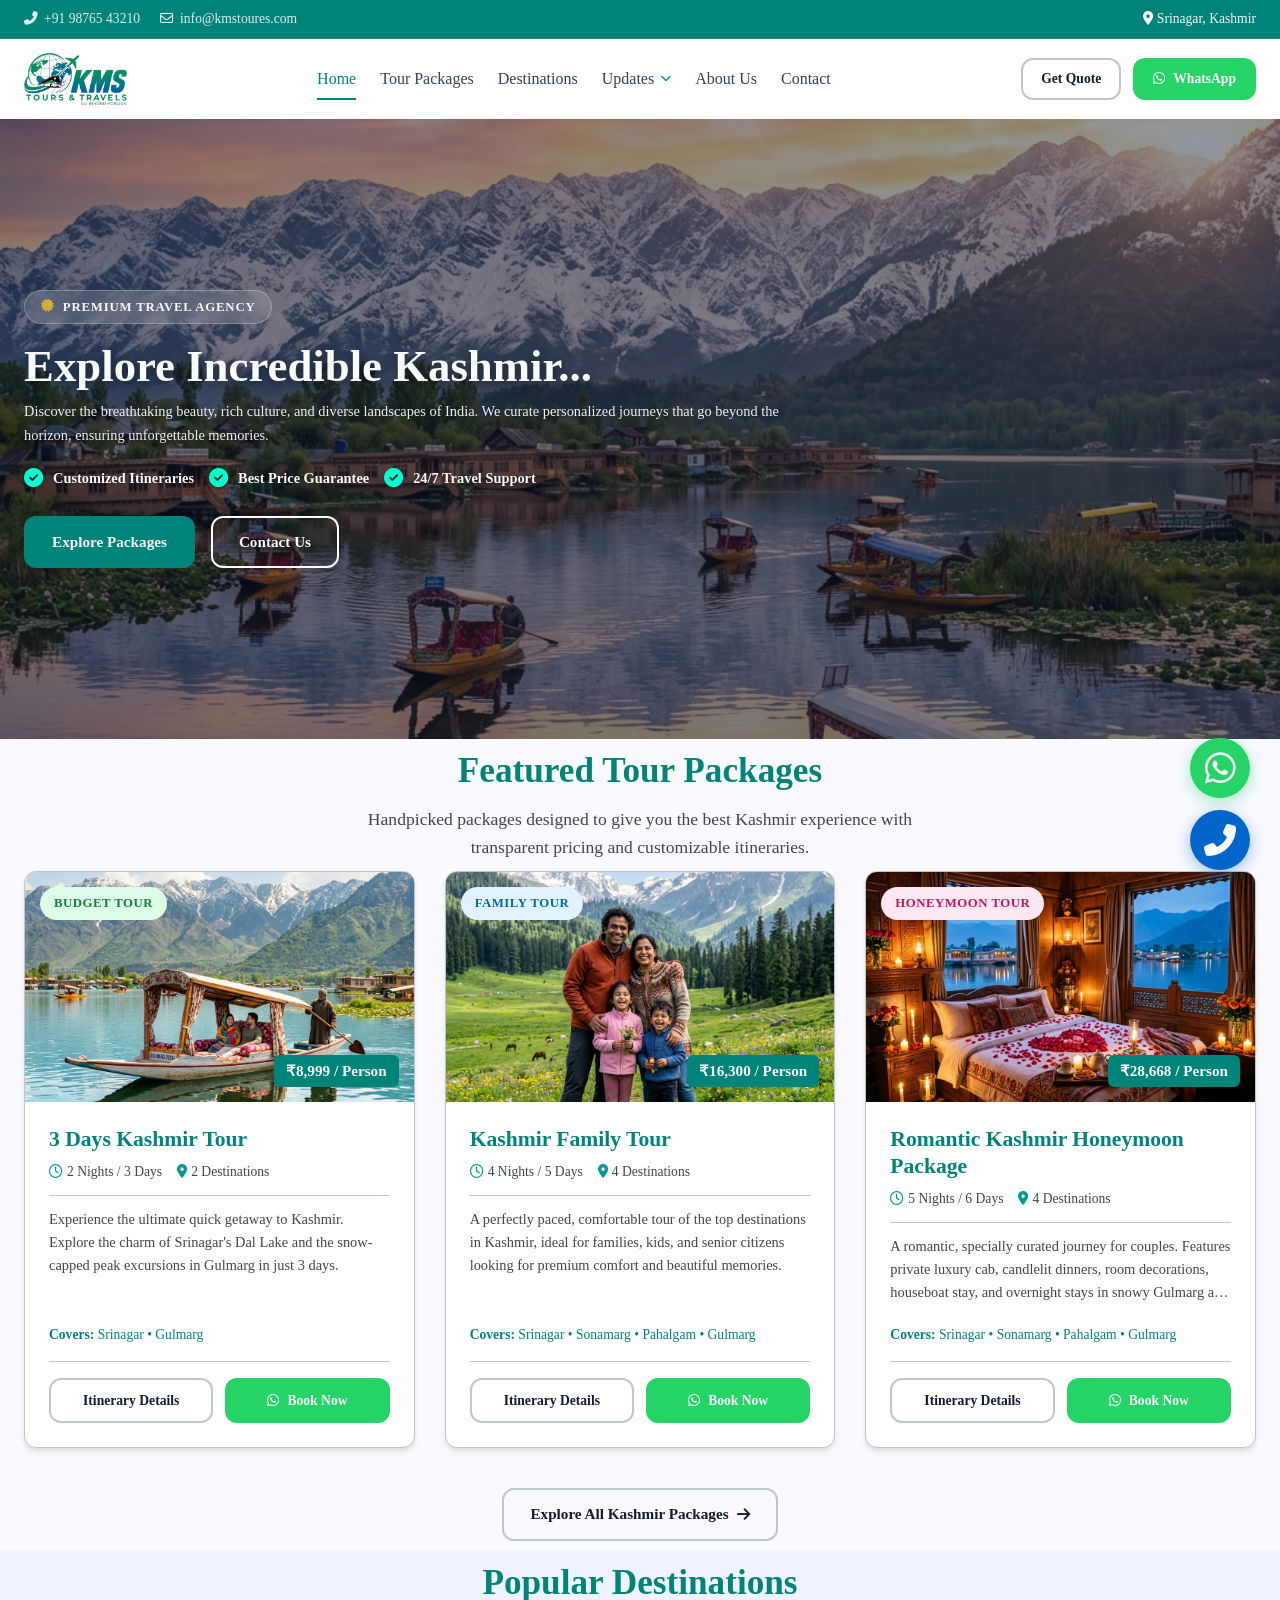
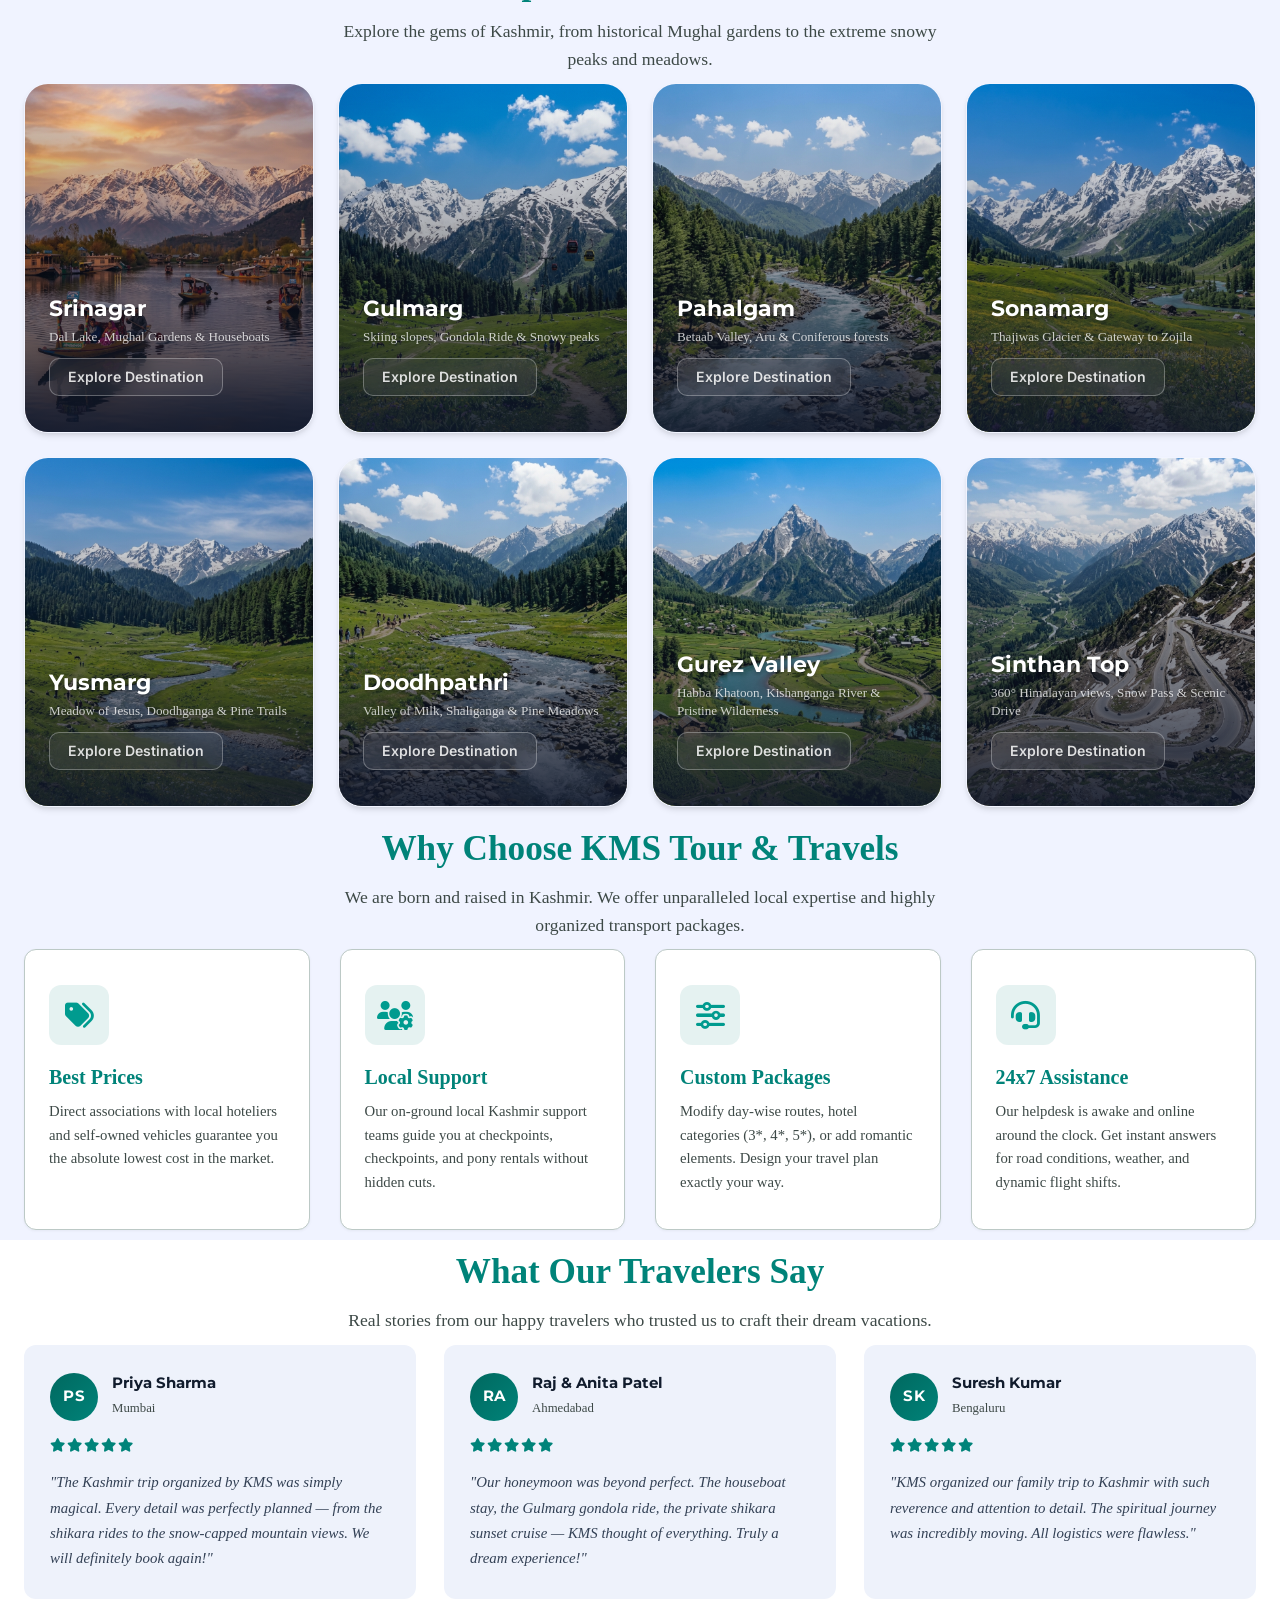
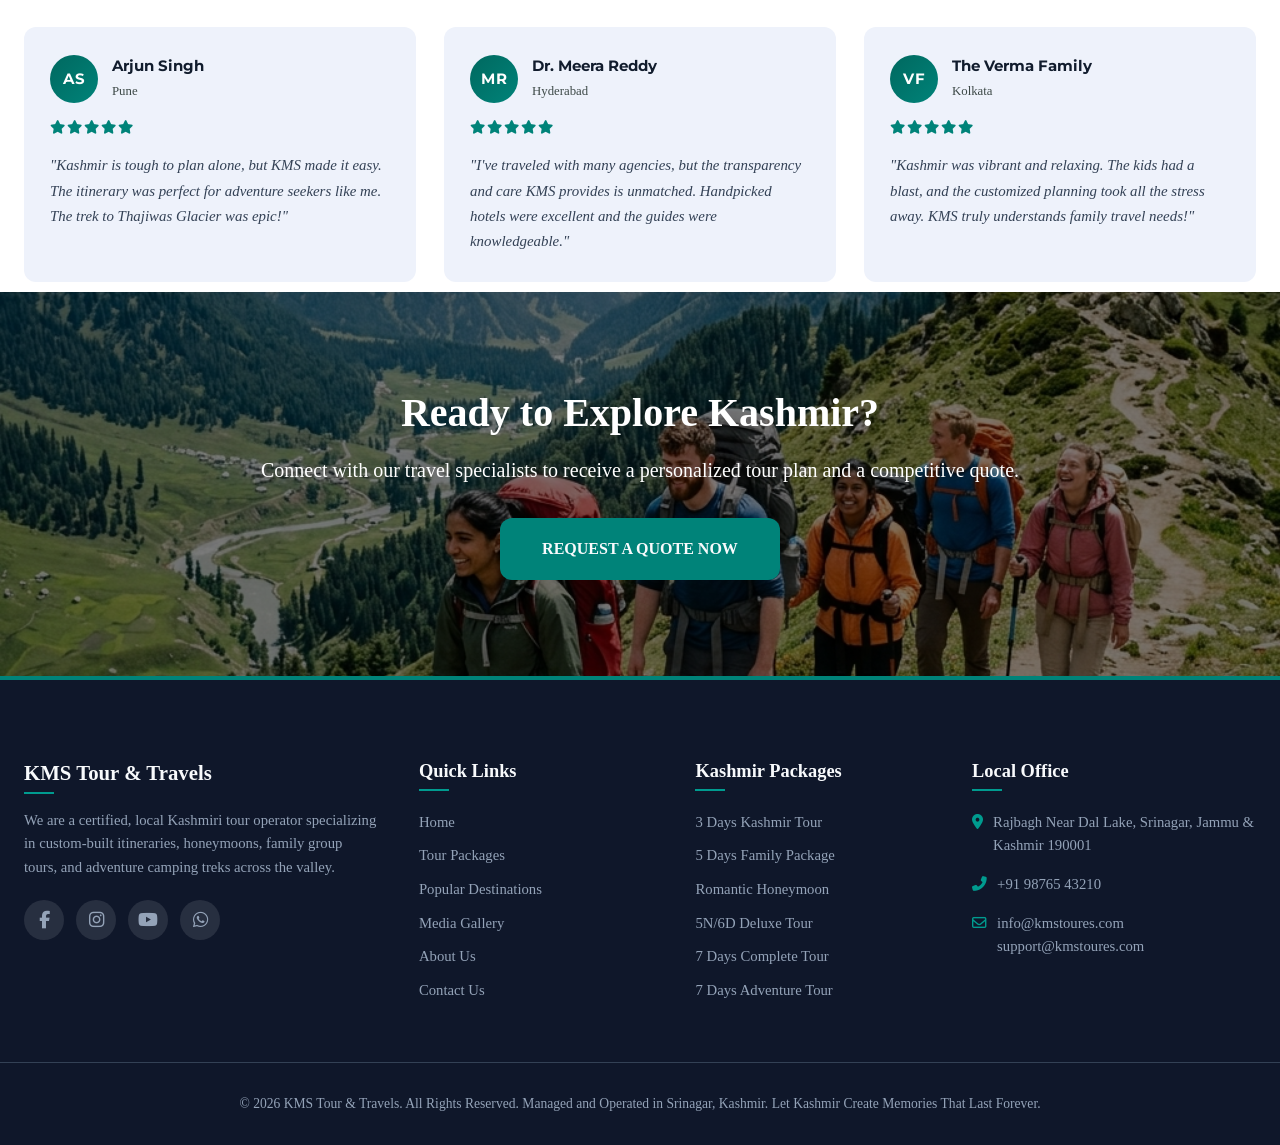
<file: index.html>
<!DOCTYPE html>
<html lang="en">

<head>
  <meta charset="UTF-8">
  <meta name="viewport" content="width=device-width, initial-scale=1.0">
  <title>KMS Tour & Travels | Discover Paradise on Earth (Kashmir Tour Packages 2026)</title>
  <meta name="description"
    content="KMS Tour & Travels provides premium Kashmir tour packages. Experience Srinagar, Gulmarg, Pahalgam, and Sonamarg with local experts, custom packages, and 24x7 support.">
  <meta name="keywords"
    content="Kashmir Tour Packages, Kashmir Family Tour, Kashmir Honeymoon Package, Kashmir Trip Cost, Srinagar Gulmarg Pahalgam Tour, Best Kashmir Tour Package">

  <!-- Font Awesome Icons -->
  <link rel="stylesheet" href="https://cdnjs.cloudflare.com/ajax/libs/font-awesome/6.4.0/css/all.min.css">

  <!-- CSS Stylesheet -->
  <link rel="stylesheet" href="assets/css/style.css">
  <script src="assets/js/navbar.js"></script>
</head>

<body>

  <!-- Dynamic Navbar component -->
  <app-navbar></app-navbar>

  <!-- Hero Section -->
  <section class="hero-custom">
    <div class="container">
      <!-- Centered Content -->
      <div class="hero-text-content">
        <span class="hero-custom-badge"><i class="fas fa-certificate"></i> Premium Travel Agency</span>
        <h1 class="hero-title">Explore Incredible Kashmir...</h1>
        <p class="hero-subtitle">Discover the breathtaking beauty, rich culture, and diverse landscapes of India. We
          curate personalized journeys that go beyond the horizon, ensuring unforgettable memories.</p>

        <ul class="hero-features-list">
          <li><i class="fas fa-check-circle"></i> Customized Itineraries</li>
          <li><i class="fas fa-check-circle"></i> Best Price Guarantee</li>
          <li><i class="fas fa-check-circle"></i> 24/7 Travel Support</li>
        </ul>

        <div class="hero-ctas">
          <a href="packages.html" class="btn btn-primary">Explore Packages</a>
          <a href="contact.html" class="btn btn-outline-white">Contact Us</a>
        </div>
      </div>
    </div>
  </section>

  <!-- Featured Tour Packages -->
  <section class="section-padding">
    <div class="container">
      <div class="section-header text-center">
        <h2>Featured Tour Packages</h2>
        <p>Handpicked packages designed to give you the best Kashmir experience with transparent pricing and
          customizable itineraries.</p>
      </div>

      <div class="grid packages-grid" id="featured-packages-container">
        <!-- Dynamically Rendered via JS -->
      </div>

      <div class="text-center" style="margin-top: 40px;">
        <a href="packages.html" class="btn btn-outline">Explore All Kashmir Packages <i
            class="fas fa-arrow-right"></i></a>
      </div>
    </div>
  </section>

  <!-- Popular Destinations Grid -->
  <section class="section-padding" style="background-color: var(--bg-light);">
    <div class="container">
      <div class="section-header text-center">
        <h2>Popular Destinations</h2>
        <p>Explore the gems of Kashmir, from historical Mughal gardens to the extreme snowy peaks and meadows.</p>
      </div>

      <div class="grid destinations-grid">
        <div class="destination-card" onclick="window.location.href='destinations.html'">
          <img src="assets/image/srinagar.png" alt="Srinagar">
          <div class="destination-overlay">
            <h3>Srinagar</h3>
            <span>Dal Lake, Mughal Gardens & Houseboats</span>
            <span class="btn btn-ghost">Explore Destination</span>
          </div>
        </div>
        <div class="destination-card" onclick="window.location.href='destinations.html'">
          <img src="assets/image/gulmarg.png" alt="Gulmarg">
          <div class="destination-overlay">
            <h3>Gulmarg</h3>
            <span>Skiing slopes, Gondola Ride & Snowy peaks</span>
            <span class="btn btn-ghost">Explore Destination</span>
          </div>
        </div>
        <div class="destination-card" onclick="window.location.href='destinations.html'">
          <img src="assets/image/pahalgam.png" alt="Pahalgam">
          <div class="destination-overlay">
            <h3>Pahalgam</h3>
            <span>Betaab Valley, Aru & Coniferous forests</span>
            <span class="btn btn-ghost">Explore Destination</span>
          </div>
        </div>
        <div class="destination-card" onclick="window.location.href='destinations.html'">
          <img src="assets/image/sonamarg.png" alt="Sonamarg">
          <div class="destination-overlay">
            <h3>Sonamarg</h3>
            <span>Thajiwas Glacier & Gateway to Zojila</span>
            <span class="btn btn-ghost">Explore Destination</span>
          </div>
        </div>
        <div class="destination-card" onclick="window.location.href='destinations.html'">
          <img src="assets/image/yusmarg.png" alt="Yusmarg">
          <div class="destination-overlay">
            <h3>Yusmarg</h3>
            <span>Meadow of Jesus, Doodhganga & Pine Trails</span>
            <span class="btn btn-ghost">Explore Destination</span>
          </div>
        </div>
        <div class="destination-card" onclick="window.location.href='destinations.html'">
          <img src="assets/image/doodhpathri.png" alt="Doodhpathri">
          <div class="destination-overlay">
            <h3>Doodhpathri</h3>
            <span>Valley of Milk, Shaliganga & Pine Meadows</span>
            <span class="btn btn-ghost">Explore Destination</span>
          </div>
        </div>
        <div class="destination-card" onclick="window.location.href='destinations.html'">
          <img src="assets/image/gurez.png" alt="Gurez Valley">
          <div class="destination-overlay">
            <h3>Gurez Valley</h3>
            <span>Habba Khatoon, Kishanganga River & Pristine Wilderness</span>
            <span class="btn btn-ghost">Explore Destination</span>
          </div>
        </div>
        <div class="destination-card" onclick="window.location.href='destinations.html'">
          <img src="assets/image/sinthan.png" alt="Sinthan Top">
          <div class="destination-overlay">
            <h3>Sinthan Top</h3>
            <span>360° Himalayan views, Snow Pass & Scenic Drive</span>
            <span class="btn btn-ghost">Explore Destination</span>
          </div>
        </div>
      </div>
    </div>
  </section>

  <!-- Why Choose Us -->
  <section class="section-padding why-choose-us">
    <div class="container">
      <div class="section-header text-center">
        <h2>Why Choose KMS Tour & Travels</h2>
        <p>We are born and raised in Kashmir. We offer unparalleled local expertise and highly organized transport
          packages.</p>
      </div>

      <div class="grid features-grid">
        <div class="feature-box">
          <div class="feature-icon-wrap"><i class="fas fa-tags"></i></div>
          <h3>Best Prices</h3>
          <p>Direct associations with local hoteliers and self-owned vehicles guarantee you the absolute lowest cost in
            the market.</p>
        </div>
        <div class="feature-box">
          <div class="feature-icon-wrap"><i class="fas fa-users-cog"></i></div>
          <h3>Local Support</h3>
          <p>Our on-ground local Kashmir support teams guide you at checkpoints, checkpoints, and pony rentals without
            hidden cuts.</p>
        </div>
        <div class="feature-box">
          <div class="feature-icon-wrap"><i class="fas fa-sliders-h"></i></div>
          <h3>Custom Packages</h3>
          <p>Modify day-wise routes, hotel categories (3*, 4*, 5*), or add romantic elements. Design your travel plan
            exactly your way.</p>
        </div>
        <div class="feature-box">
          <div class="feature-icon-wrap"><i class="fas fa-headset"></i></div>
          <h3>24x7 Assistance</h3>
          <p>Our helpdesk is awake and online around the clock. Get instant answers for road conditions, weather, and
            dynamic flight shifts.</p>
        </div>
      </div>
    </div>
  </section>

  <!-- Testimonials Section -->
  <section class="section-padding testimonials-section">
    <div class="container">
      <div class="section-header text-center">
        <h2>What Our Travelers Say</h2>
        <p>Real stories from our happy travelers who trusted us to craft their dream vacations.</p>
      </div>

      <div class="grid testimonials-grid">
        <!-- Card 1 -->
        <div class="testimonial-card">
          <div class="testimonial-header">
            <div class="testimonial-avatar">PS</div>
            <div class="testimonial-author">
              <h4>Priya Sharma</h4>
              <span>Mumbai</span>
            </div>
          </div>
          <div class="rating">
            <i class="fas fa-star"></i><i class="fas fa-star"></i><i class="fas fa-star"></i><i
              class="fas fa-star"></i><i class="fas fa-star"></i>
          </div>
          <p>"The Kashmir trip organized by KMS was simply magical. Every detail was perfectly planned — from the
            shikara rides to the snow-capped mountain views. We will definitely book again!"</p>
        </div>

        <!-- Card 2 -->
        <div class="testimonial-card">
          <div class="testimonial-header">
            <div class="testimonial-avatar">RA</div>
            <div class="testimonial-author">
              <h4>Raj &amp; Anita Patel</h4>
              <span>Ahmedabad</span>
            </div>
          </div>
          <div class="rating">
            <i class="fas fa-star"></i><i class="fas fa-star"></i><i class="fas fa-star"></i><i
              class="fas fa-star"></i><i class="fas fa-star"></i>
          </div>
          <p>"Our honeymoon was beyond perfect. The houseboat stay, the Gulmarg gondola ride, the private shikara sunset
            cruise — KMS thought of everything. Truly a dream experience!"</p>
        </div>

        <!-- Card 3 -->
        <div class="testimonial-card">
          <div class="testimonial-header">
            <div class="testimonial-avatar">SK</div>
            <div class="testimonial-author">
              <h4>Suresh Kumar</h4>
              <span>Bengaluru</span>
            </div>
          </div>
          <div class="rating">
            <i class="fas fa-star"></i><i class="fas fa-star"></i><i class="fas fa-star"></i><i
              class="fas fa-star"></i><i class="fas fa-star"></i>
          </div>
          <p>"KMS organized our family trip to Kashmir with such reverence and attention to detail. The spiritual
            journey was incredibly moving. All logistics were flawless."</p>
        </div>

        <!-- Card 4 -->
        <div class="testimonial-card">
          <div class="testimonial-header">
            <div class="testimonial-avatar">AS</div>
            <div class="testimonial-author">
              <h4>Arjun Singh</h4>
              <span>Pune</span>
            </div>
          </div>
          <div class="rating">
            <i class="fas fa-star"></i><i class="fas fa-star"></i><i class="fas fa-star"></i><i
              class="fas fa-star"></i><i class="fas fa-star"></i>
          </div>
          <p>"Kashmir is tough to plan alone, but KMS made it easy. The itinerary was perfect for adventure seekers like
            me. The trek to Thajiwas Glacier was epic!"</p>
        </div>

        <!-- Card 5 -->
        <div class="testimonial-card">
          <div class="testimonial-header">
            <div class="testimonial-avatar">MR</div>
            <div class="testimonial-author">
              <h4>Dr. Meera Reddy</h4>
              <span>Hyderabad</span>
            </div>
          </div>
          <div class="rating">
            <i class="fas fa-star"></i><i class="fas fa-star"></i><i class="fas fa-star"></i><i
              class="fas fa-star"></i><i class="fas fa-star"></i>
          </div>
          <p>"I've traveled with many agencies, but the transparency and care KMS provides is unmatched. Handpicked
            hotels were excellent and the guides were knowledgeable."</p>
        </div>

        <!-- Card 6 -->
        <div class="testimonial-card">
          <div class="testimonial-header">
            <div class="testimonial-avatar">VF</div>
            <div class="testimonial-author">
              <h4>The Verma Family</h4>
              <span>Kolkata</span>
            </div>
          </div>
          <div class="rating">
            <i class="fas fa-star"></i><i class="fas fa-star"></i><i class="fas fa-star"></i><i
              class="fas fa-star"></i><i class="fas fa-star"></i>
          </div>
          <p>"Kashmir was vibrant and relaxing. The kids had a blast, and the customized planning took all the stress
            away. KMS truly understands family travel needs!"</p>
        </div>
      </div>

      <!-- Mobile carousel dots (visible only on mobile) -->
      <div class="testimonial-dots" id="testimonial-dots"></div>
    </div>
  </section>


  <!-- ═══════════════════════════════════════════
       10. CTA BANNER
  ═══════════════════════════════════════════ -->
  <section class="cta-banner" aria-labelledby="cta-heading"
    style="position: relative; padding: 6rem 0; overflow: hidden; text-align: center; color: white;">
    <div class="cta-banner__bg" style="position: absolute; inset: 0; z-index: -2;">
      <img src="assets\image\gallery\gallery_6.png" alt="" aria-hidden="true" loading="lazy"
        style="width: 100%; height: 100%; object-fit: cover;">
      <div class="cta-banner__overlay" aria-hidden="true"
        style="position: absolute; inset: 0; background-color: rgba(0, 0, 0, 0.5);"></div>
    </div>
    <div class="container cta-banner__content" style="position: relative; z-index: 1;">
      <h2 id="cta-heading" class="text-headline-xl cta-banner__title"
        style="font-size: 2.5rem; margin-bottom: 1rem; color: white;">
        Ready to Explore Kashmir?
      </h2>
      <p class="text-body-lg cta-banner__desc"
        style="font-size: 1.25rem; margin-bottom: 2rem; max-width: 800px; margin-left: auto; margin-right: auto; color: white;">
        Connect with our travel specialists to receive a personalized tour plan and a competitive quote.
      </p>
      <a href="contact.html" class="btn btn-primary"
        style="padding: 1rem 2.5rem; font-size: 1rem; font-weight: bold; text-transform: uppercase;" id="cta-plan-btn">
        REQUEST A QUOTE NOW
      </a>
    </div>
  </section>

  <!-- Footer -->
  <footer>
    <div class="container grid footer-grid">
      <div class="footer-column">
        <h3 style="color: var(--text-light); font-size: 1.3rem; margin-bottom: 15px;">KMS Tour & Travels</h3>
        <p>We are a certified, local Kashmiri tour operator specializing in custom-built itineraries, honeymoons, family
          group tours, and adventure camping treks across the valley.</p>
        <div class="social-icons-group">
          <a href="#" target="_blank"><i class="fab fa-facebook-f"></i></a>
          <a href="#" target="_blank"><i class="fab fa-instagram"></i></a>
          <a href="#" target="_blank"><i class="fab fa-youtube"></i></a>
          <a href="https://api.whatsapp.com/send?phone=919876543210" target="_blank"><i class="fab fa-whatsapp"></i></a>
        </div>
      </div>
      <div class="footer-column">
        <h3>Quick Links</h3>
        <ul class="footer-links">
          <li><a href="index.html">Home</a></li>
          <li><a href="packages.html">Tour Packages</a></li>
          <li><a href="destinations.html">Popular Destinations</a></li>
          <li><a href="gallery.html">Media Gallery</a></li>
          <li><a href="about.html">About Us</a></li>
          <li><a href="contact.html">Contact Us</a></li>
        </ul>
      </div>
      <div class="footer-column">
        <h3>Kashmir Packages</h3>
        <ul class="footer-links">
          <li><a href="package-details.html?id=kashmir-3d">3 Days Kashmir Tour</a></li>
          <li><a href="package-details.html?id=family-5d">5 Days Family Package</a></li>
          <li><a href="package-details.html?id=honeymoon-6d">Romantic Honeymoon</a></li>
          <li><a href="package-details.html?id=srinagar-gulmarg-pahalgam-6d">5N/6D Deluxe Tour</a></li>
          <li><a href="package-details.html?id=complete-kashmir-7d">7 Days Complete Tour</a></li>
          <li><a href="package-details.html?id=adventure-kashmir">7 Days Adventure Tour</a></li>
        </ul>
      </div>
      <div class="footer-column">
        <h3>Local Office</h3>
        <ul class="footer-contact">
          <li><i class="fas fa-map-marker-alt"></i> <span>Rajbagh Near Dal Lake, Srinagar, Jammu & Kashmir 190001</span>
          </li>
          <li><i class="fas fa-phone-alt"></i> <span>+91 98765 43210</span></li>
          <li><i class="far fa-envelope"></i> <span>info@kmstoures.com<br>support@kmstoures.com</span></li>
        </ul>
      </div>
    </div>
    <div class="footer-bottom">
      <div class="container">
        <p>&copy; 2026 KMS Tour & Travels. All Rights Reserved. Managed and Operated in Srinagar, Kashmir. Let Kashmir
          Create Memories That Last Forever.</p>
      </div>
    </div>
  </footer>

  <!-- Floating Contact Buttons Stack -->
  <div class="floating-contact-stack">
    <a href="#" class="floating-whatsapp" title="WhatsApp Us">
      <i class="fab fa-whatsapp"></i>
    </a>
    <a href="tel:+919876543210" class="floating-phone" title="Call Us">
      <i class="fas fa-phone-alt"></i>
    </a>
  </div>

  <!-- Mobile Bottom Contact Bar -->
  <div class="mobile-bottom-bar">
    <a href="tel:+919876543210" class="mobile-btn-call"><i class="fas fa-phone-alt"></i> call</a>
    <a href="https://api.whatsapp.com/send?phone=919876543210" class="mobile-btn-whatsapp" target="_blank"><i
        class="fab fa-whatsapp"></i> whatsapp</a>
  </div>

  <!-- JavaScript Files -->
  <script src="assets/js/packages-data.js?v=130"></script>
  <script src="assets/js/main.js?v=130"></script>
</body>

</html>
</file>
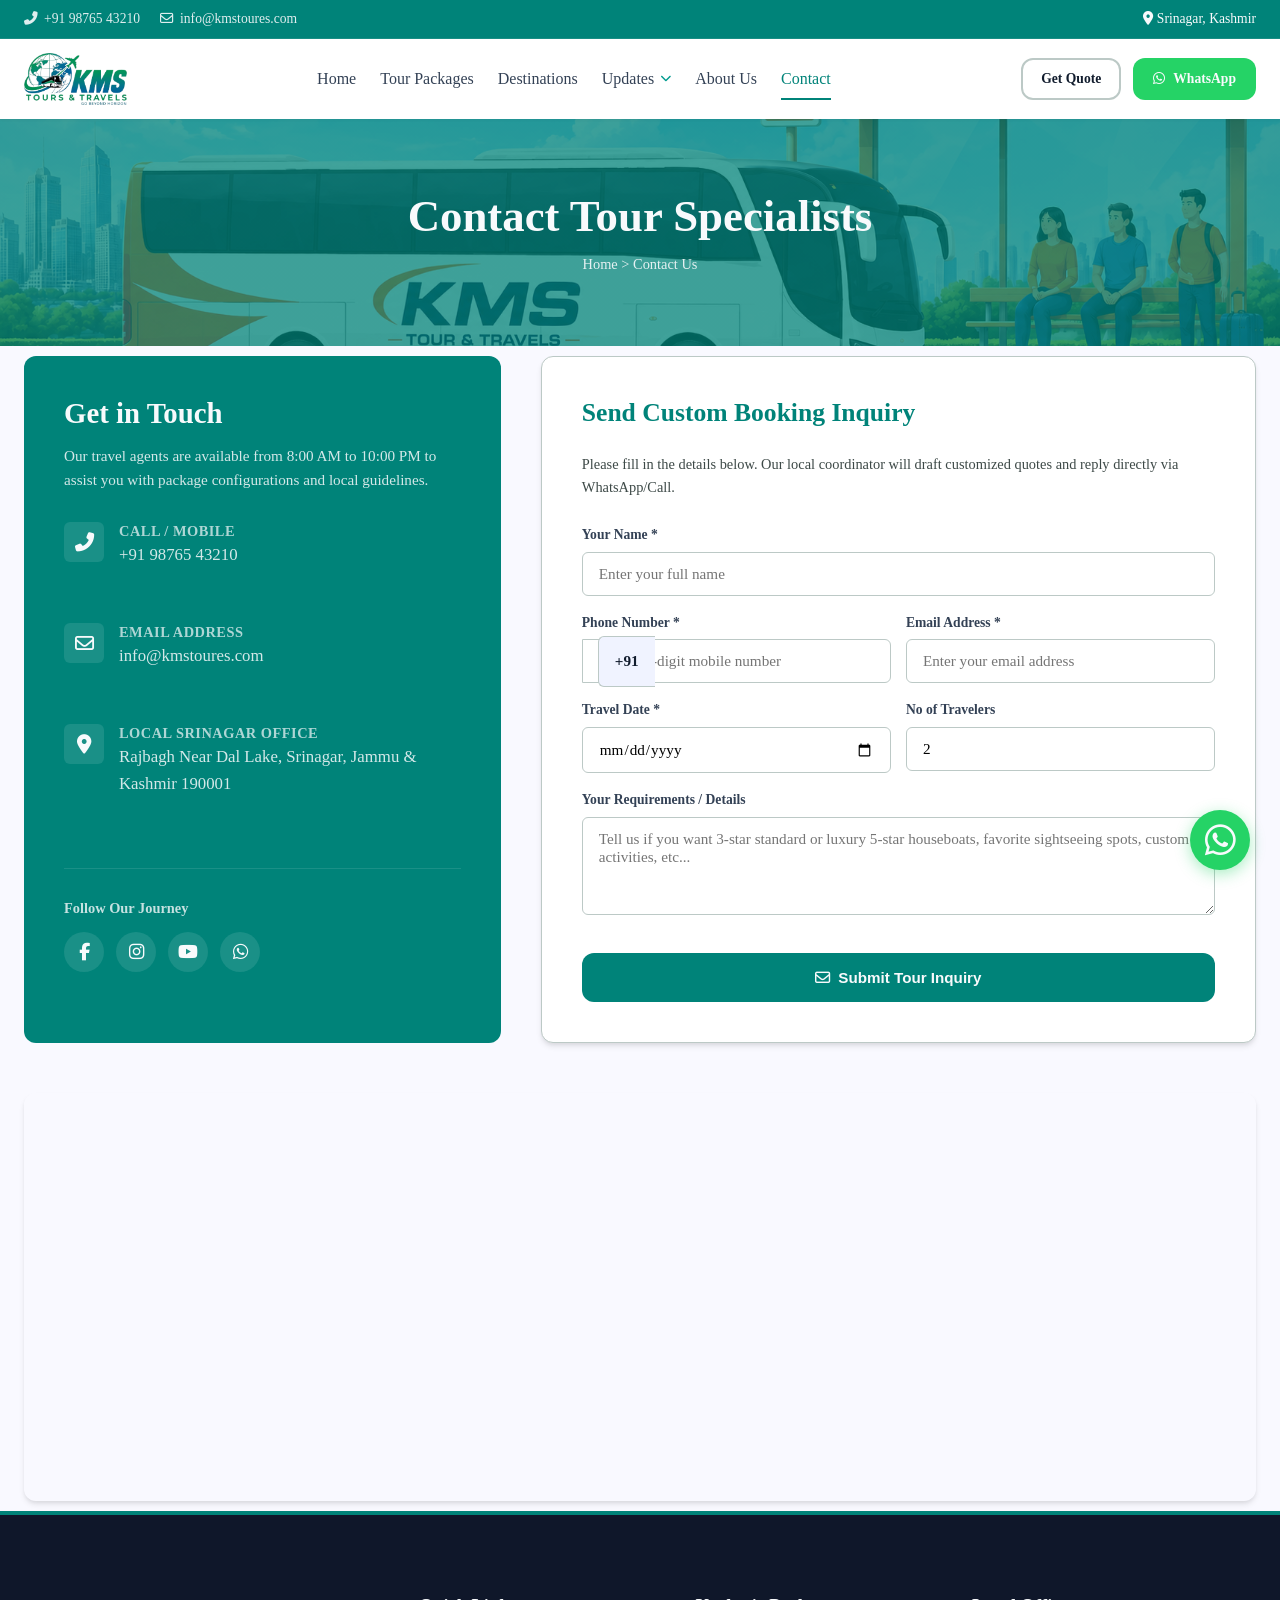
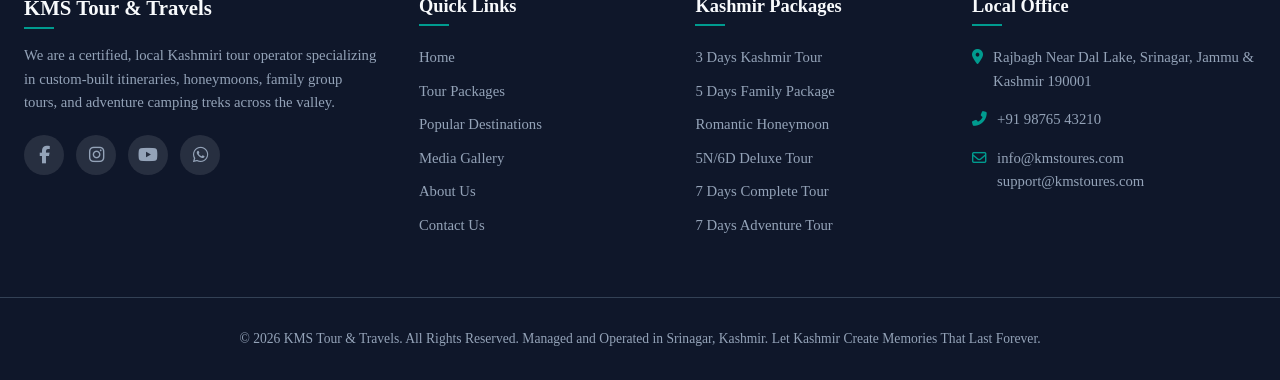
<file: contact.html>
<!DOCTYPE html>
<html lang="en">
<head>
  <meta charset="UTF-8">
  <meta name="viewport" content="width=device-width, initial-scale=1.0">
  <title>Contact Us | KMS Tour & Travels</title>
  <meta name="description" content="Get in touch with KMS Tour & Travels local office in Srinagar. Submit booking inquiries, call +91 98765 43210 or text us directly via WhatsApp.">
  
  <!-- Font Awesome Icons -->
  <link rel="stylesheet" href="https://cdnjs.cloudflare.com/ajax/libs/font-awesome/6.4.0/css/all.min.css">
  
  <!-- CSS Stylesheet -->
  <link rel="stylesheet" href="assets/css/style.css">
  <script src="assets/js/navbar.js"></script>
</head>
<body>

  <!-- Dynamic Navbar component -->
  <app-navbar></app-navbar>

  <!-- Page Banner -->
  <section class="page-banner">
    <div class="container">
      <h1>Contact Tour Specialists</h1>
      <div class="breadcrumbs">
        <a href="index.html">Home</a> &gt; <span>Contact Us</span>
      </div>
    </div>
  </section>

  <!-- Contact Section layout -->
  <section class="section-padding">
    <div class="container grid contact-layout">
      
      <!-- Left side info panel -->
      <div class="contact-info-panel">
        <h2>Get in Touch</h2>
        <p>Our travel agents are available from 8:00 AM to 10:00 PM to assist you with package configurations and local guidelines.</p>
        
        <ul class="contact-details-list">
          <li>
            <div class="contact-icon-box"><i class="fas fa-phone-alt"></i></div>
            <div class="contact-text-box">
              <h4>Call / Mobile</h4>
              <p><a href="tel:+919876543210" style="color:var(--text-light)">+91 98765 43210</a></p>
            </div>
          </li>
          <li>
            <div class="contact-icon-box"><i class="far fa-envelope"></i></div>
            <div class="contact-text-box">
              <h4>Email Address</h4>
              <p><a href="mailto:info@kmstoures.com" style="color:var(--text-light)">info@kmstoures.com</a></p>
            </div>
          </li>
          <li>
            <div class="contact-icon-box"><i class="fas fa-map-marker-alt"></i></div>
            <div class="contact-text-box">
              <h4>Local Srinagar Office</h4>
              <p>Rajbagh Near Dal Lake, Srinagar, Jammu & Kashmir 190001</p>
            </div>
          </li>
        </ul>

        <div class="contact-socials-wrap">
          <h4>Follow Our Journey</h4>
          <div class="social-icons-group">
            <a href="#"><i class="fab fa-facebook-f"></i></a>
            <a href="#"><i class="fab fa-instagram"></i></a>
            <a href="#"><i class="fab fa-youtube"></i></a>
            <a href="https://api.whatsapp.com/send?phone=919876543210"><i class="fab fa-whatsapp"></i></a>
          </div>
        </div>
      </div>

      <!-- Right side Inquiry Form -->
      <div class="inquiry-form-card" style="box-shadow: var(--shadow-md); border:1px solid var(--border-color);">
        <h3 style="font-size: 1.6rem; color: var(--primary-color);">Send Custom Booking Inquiry</h3>
        <p style="color: var(--text-muted); font-size: 0.9rem; margin-bottom: 25px;">Please fill in the details below. Our local coordinator will draft customized quotes and reply directly via WhatsApp/Call.</p>
        
        <form id="contact-inquiry-form">
          <div class="form-group">
            <label for="name">Your Name *</label>
            <input type="text" name="name" class="form-control" placeholder="Enter your full name" required>
          </div>
          <div class="grid" style="grid-template-columns: 1fr 1fr; gap: 15px;">
            <div class="form-group">
              <label for="phone">Phone Number *</label>
              <div class="phone-input-group">
                <span class="phone-prefix">+91</span>
                <input type="tel" name="phone" class="form-control" placeholder="10-digit mobile number" required pattern="[0-9]{10}" maxlength="10" inputmode="numeric" title="Please enter a valid 10-digit mobile number">
              </div>
            </div>
            <div class="form-group">
              <label for="email">Email Address *</label>
              <input type="email" name="email" class="form-control" placeholder="Enter your email address" required>
            </div>
          </div>
          <div class="grid" style="grid-template-columns: 1fr 1fr; gap: 15px;">
            <div class="form-group">
              <label for="travel_date">Travel Date *</label>
              <input type="date" name="travel_date" class="form-control" required>
            </div>
            <div class="form-group">
              <label for="travelers">No of Travelers</label>
              <input type="number" name="travelers" class="form-control" min="1" value="2">
            </div>
          </div>
          
          <div class="form-group">
            <label for="message">Your Requirements / Details</label>
            <textarea name="message" class="form-control" rows="4" placeholder="Tell us if you want 3-star standard or luxury 5-star houseboats, favorite sightseeing spots, custom activities, etc..." required></textarea>
          </div>
          <button type="submit" class="btn btn-primary btn-email" id="contact-email-btn" style="width: 100%; margin-top: 15px;"><i class="far fa-envelope"></i> Submit Tour Inquiry</button>        </form>
      </div>

    </div>

    <!-- Map embed -->
    <div class="container">
      <div class="map-container">
        <!-- Interactive Google Map pointing to Srinagar, Jammu & Kashmir -->
        <iframe src="https://www.google.com/maps/embed?pb=!1m18!1m12!1m18!1m2!1m3!1d3304.3804825902403!2d74.8252879!3d34.0726053!2m3!1f0!2f0!3f0!3m2!1i1024!2i768!4f13.1!3m3!1m2!1m3!2szd1!2sRajbagh%2C%20Srinagar%2C%20Jammu%20and%20Kashmir%20190008!5e0!3m2!1sen!2sin!4v1700000000000!5m2!1sen!2sin" width="100%" height="400" style="border:0;" allowfullscreen="" loading="lazy" referrerpolicy="no-referrer-when-downgrade"></iframe>
      </div>
    </div>
  </section>

  <!-- Footer -->
  <footer>
    <div class="container grid footer-grid">
      <div class="footer-column">
        <h3 style="color: var(--text-light); font-size: 1.3rem; margin-bottom: 15px;">KMS Tour & Travels</h3>
        <p>We are a certified, local Kashmiri tour operator specializing in custom-built itineraries, honeymoons, family group tours, and adventure camping treks across the valley.</p>
        <div class="social-icons-group">
          <a href="#" target="_blank"><i class="fab fa-facebook-f"></i></a>
          <a href="#" target="_blank"><i class="fab fa-instagram"></i></a>
          <a href="#" target="_blank"><i class="fab fa-youtube"></i></a>
          <a href="https://api.whatsapp.com/send?phone=919876543210" target="_blank"><i class="fab fa-whatsapp"></i></a>
        </div>
      </div>
      <div class="footer-column">
        <h3>Quick Links</h3>
        <ul class="footer-links">
          <li><a href="index.html">Home</a></li>
          <li><a href="packages.html">Tour Packages</a></li>
          <li><a href="destinations.html">Popular Destinations</a></li>
          <li><a href="gallery.html">Media Gallery</a></li>
          <li><a href="about.html">About Us</a></li>
          <li><a href="contact.html">Contact Us</a></li>
        </ul>
      </div>
      <div class="footer-column">
        <h3>Kashmir Packages</h3>
        <ul class="footer-links">
          <li><a href="package-details.html?id=kashmir-3d">3 Days Kashmir Tour</a></li>
          <li><a href="package-details.html?id=family-5d">5 Days Family Package</a></li>
          <li><a href="package-details.html?id=honeymoon-6d">Romantic Honeymoon</a></li>
          <li><a href="package-details.html?id=srinagar-gulmarg-pahalgam-6d">5N/6D Deluxe Tour</a></li>
          <li><a href="package-details.html?id=complete-kashmir-7d">7 Days Complete Tour</a></li>
          <li><a href="package-details.html?id=adventure-kashmir">7 Days Adventure Tour</a></li>
        </ul>
      </div>
      <div class="footer-column">
        <h3>Local Office</h3>
        <ul class="footer-contact">
          <li><i class="fas fa-map-marker-alt"></i> <span>Rajbagh Near Dal Lake, Srinagar, Jammu & Kashmir 190001</span></li>
          <li><i class="fas fa-phone-alt"></i> <span>+91 98765 43210</span></li>
          <li><i class="far fa-envelope"></i> <span>info@kmstoures.com<br>support@kmstoures.com</span></li>
        </ul>
      </div>
    </div>
    <div class="footer-bottom">
      <div class="container">
        <p>&copy; 2026 KMS Tour & Travels. All Rights Reserved. Managed and Operated in Srinagar, Kashmir. Let Kashmir Create Memories That Last Forever.</p>
      </div>
    </div>
  </footer>

  <!-- Floating WhatsApp Button -->
  <a href="#" class="floating-whatsapp">
    <i class="fab fa-whatsapp"></i>
  </a>

  <!-- Mobile Bottom Contact Bar -->
  <div class="mobile-bottom-bar">
    <a href="tel:+919876543210" class="mobile-btn-call"><i class="fas fa-phone-alt"></i> call</a>
    <a href="https://api.whatsapp.com/send?phone=919876543210" class="mobile-btn-whatsapp" target="_blank"><i class="fab fa-whatsapp"></i> whatsapp</a>
  </div>

  <!-- JavaScript Files -->
  <script src="assets/js/packages-data.js"></script>
  <script src="assets/js/main.js"></script>
</body>
</html>
</file>
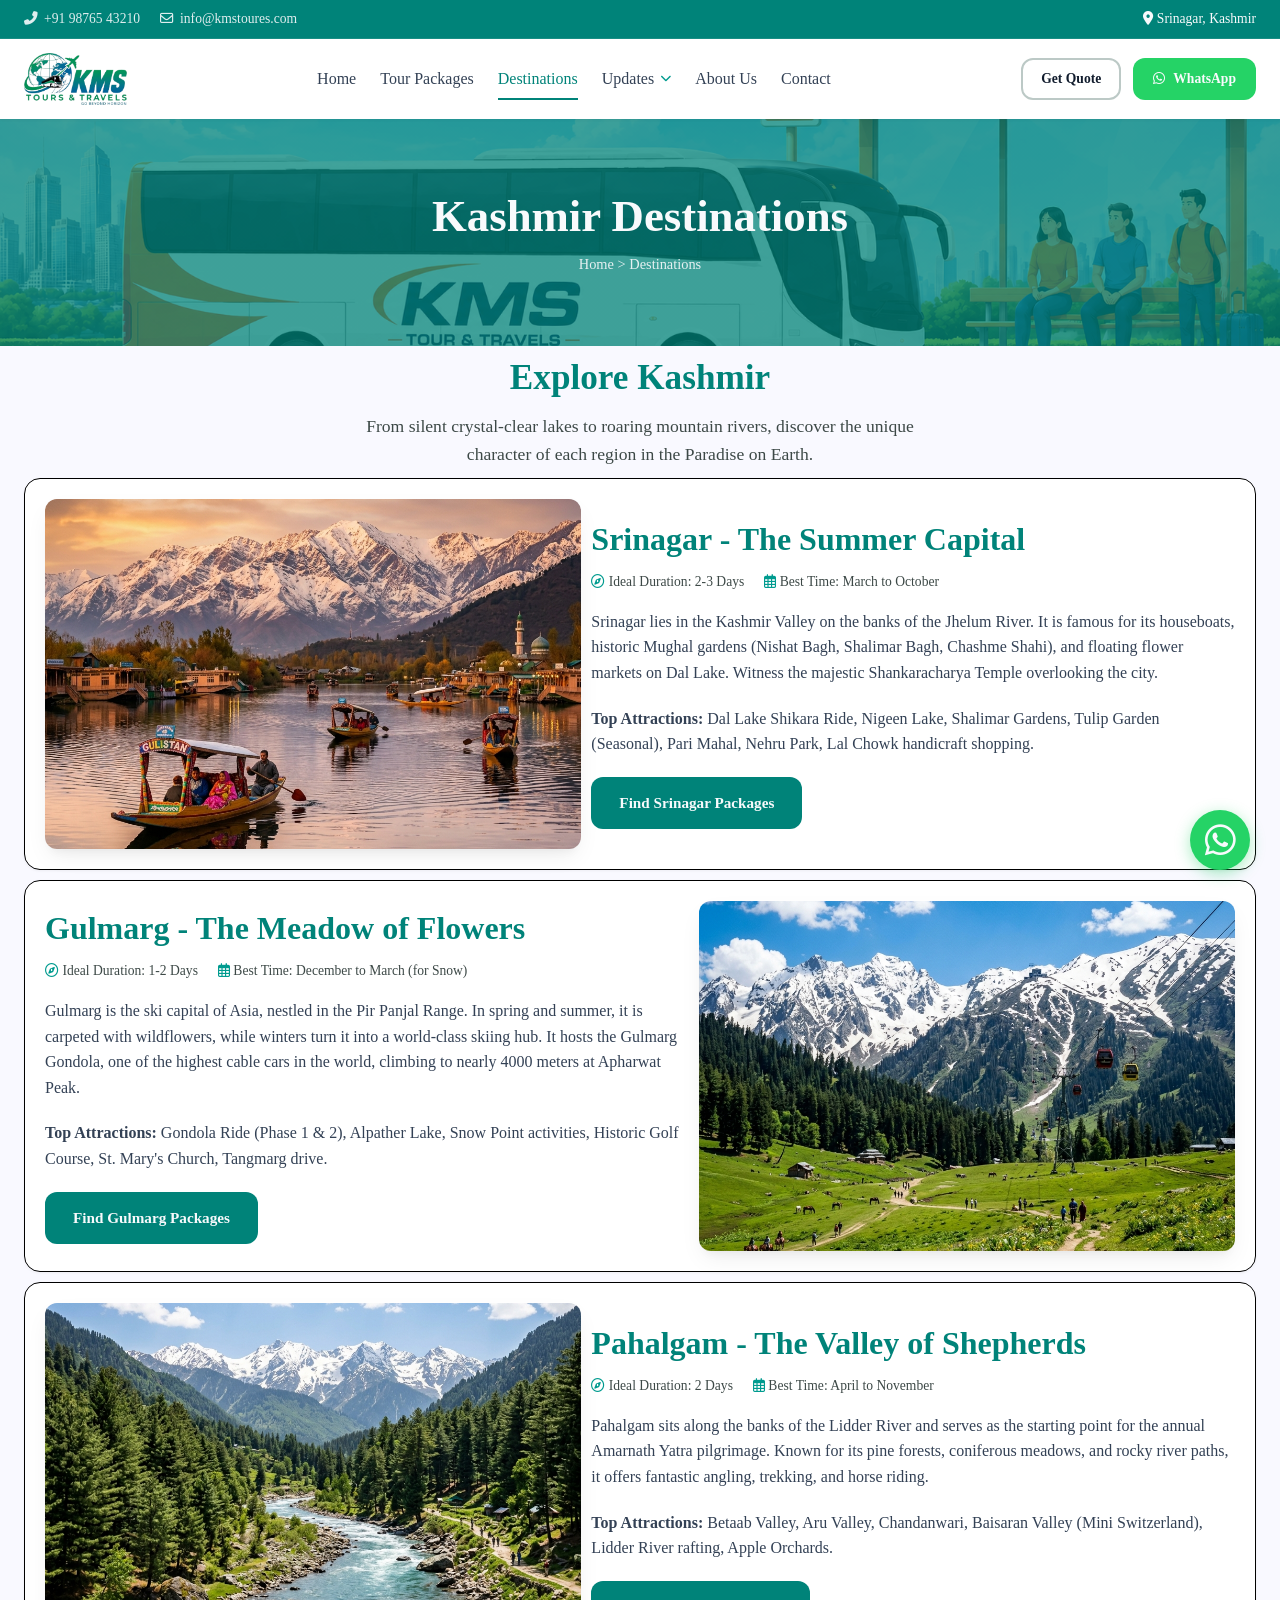
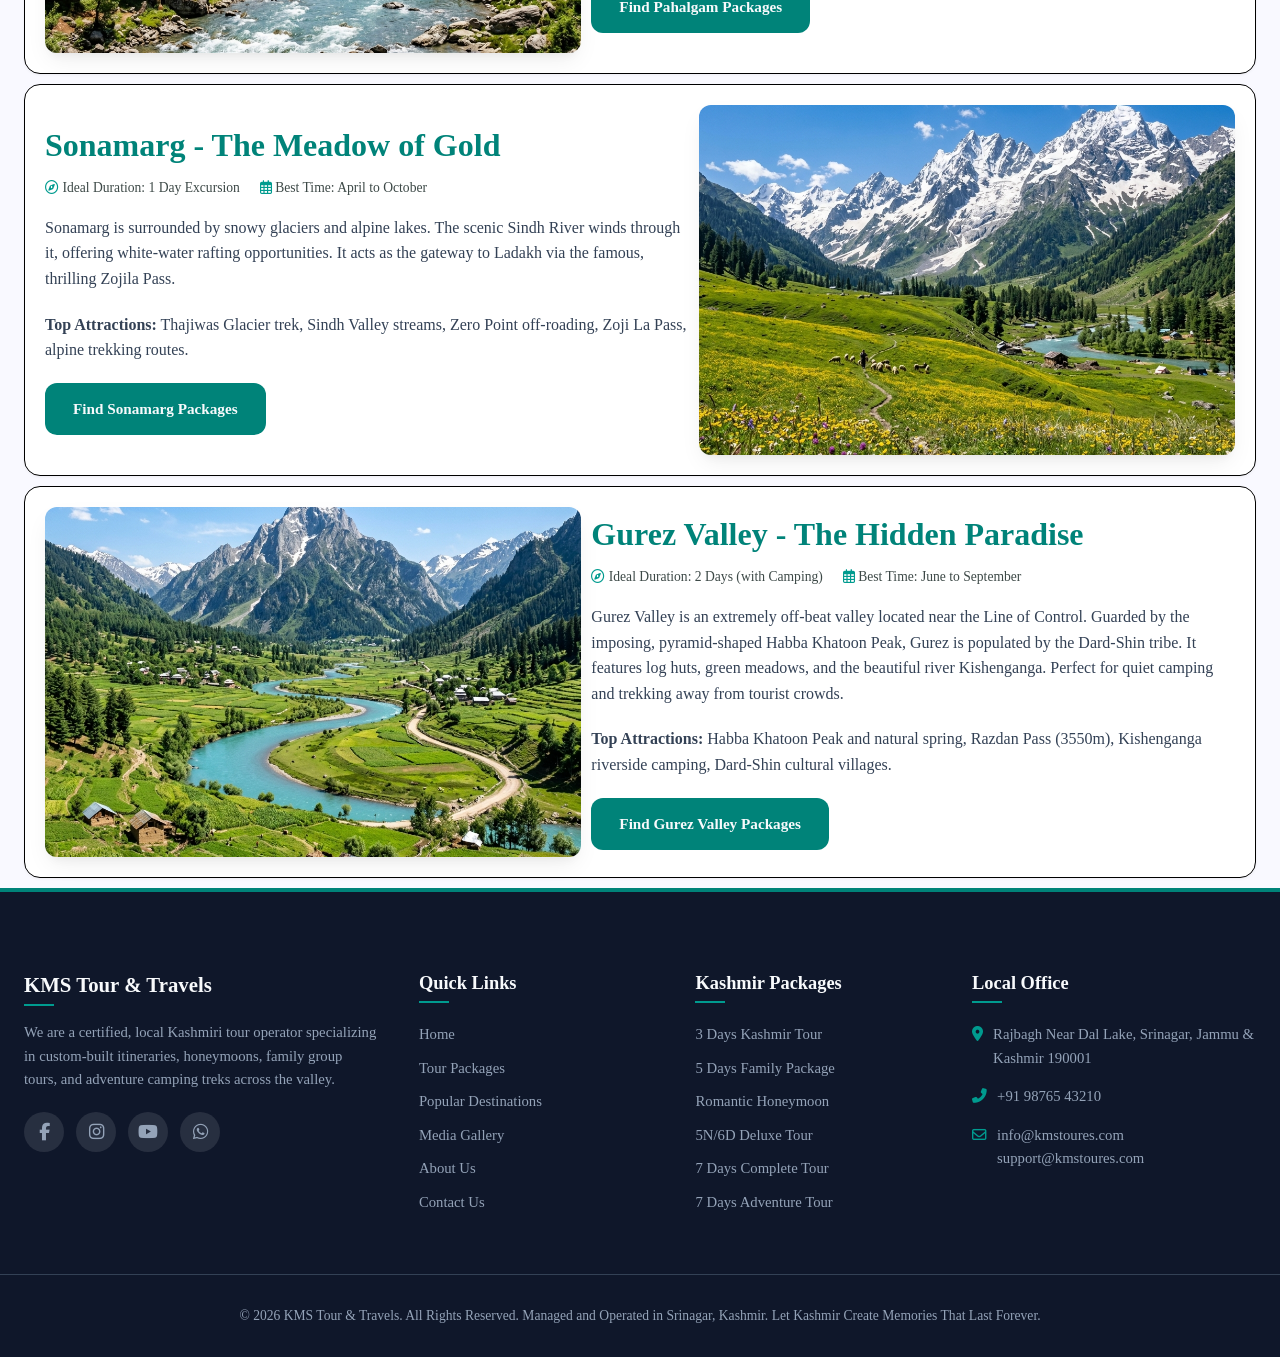
<file: destinations.html>
<!DOCTYPE html>
<html lang="en">
<head>
  <meta charset="UTF-8">
  <meta name="viewport" content="width=device-width, initial-scale=1.0">
  <title>Kashmir Destinations Guide | KMS Tour & Travels</title>
  <meta name="description" content="Explore popular travel destinations in Kashmir: Srinagar, Gulmarg, Pahalgam, Sonamarg, and Gurez Valley. Check top attractions and guidelines.">
  
  <!-- Font Awesome Icons -->
  <link rel="stylesheet" href="https://cdnjs.cloudflare.com/ajax/libs/font-awesome/6.4.0/css/all.min.css">
  
  <!-- CSS Stylesheet -->
  <link rel="stylesheet" href="assets/css/style.css">
  <script src="assets/js/navbar.js"></script>
</head>
<body>

  <!-- Dynamic Navbar component -->
  <app-navbar></app-navbar>

  <!-- Page Banner -->
  <section class="page-banner">
    <div class="container">
      <h1>Kashmir Destinations</h1>
      <div class="breadcrumbs">
        <a href="index.html">Home</a> &gt; <span>Destinations</span>
      </div>
    </div>
  </section>

  <!-- Destinations Explorer Guide -->
  <section class="section-padding">
    <div class="container">
      <div class="section-header text-center">
        <h2>Explore Kashmir</h2>
        <p>From silent crystal-clear lakes to roaring mountain rivers, discover the unique character of each region in the Paradise on Earth.</p>
      </div>

      <div class="grid destinations-detail-grid">
        
        <!-- Srinagar Row -->
        <div class="grid dest-row">
          <div class="dest-img-wrap">
            <img src="assets/image/srinagar.png" alt="Srinagar">
          </div>
          <div class="dest-text-content">
            <h2>Srinagar - The Summer Capital</h2>
            <div class="dest-info-meta">
              <span><i class="far fa-compass"></i> Ideal Duration: 2-3 Days</span>
              <span><i class="far fa-calendar-alt"></i> Best Time: March to October</span>
            </div>
            <p>Srinagar lies in the Kashmir Valley on the banks of the Jhelum River. It is famous for its houseboats, historic Mughal gardens (Nishat Bagh, Shalimar Bagh, Chashme Shahi), and floating flower markets on Dal Lake. Witness the majestic Shankaracharya Temple overlooking the city.</p>
            <p><strong>Top Attractions:</strong> Dal Lake Shikara Ride, Nigeen Lake, Shalimar Gardens, Tulip Garden (Seasonal), Pari Mahal, Nehru Park, Lal Chowk handicraft shopping.</p>
            <a href="packages.html?q=Srinagar" class="btn btn-primary">Find Srinagar Packages</a>
          </div>
        </div>

        <!-- Gulmarg Row -->
        <div class="grid dest-row">
          <div class="dest-img-wrap">
            <img src="assets/image/gulmarg.png" alt="Gulmarg">
          </div>
          <div class="dest-text-content">
            <h2>Gulmarg - The Meadow of Flowers</h2>
            <div class="dest-info-meta">
              <span><i class="far fa-compass"></i> Ideal Duration: 1-2 Days</span>
              <span><i class="far fa-calendar-alt"></i> Best Time: December to March (for Snow)</span>
            </div>
            <p>Gulmarg is the ski capital of Asia, nestled in the Pir Panjal Range. In spring and summer, it is carpeted with wildflowers, while winters turn it into a world-class skiing hub. It hosts the Gulmarg Gondola, one of the highest cable cars in the world, climbing to nearly 4000 meters at Apharwat Peak.</p>
            <p><strong>Top Attractions:</strong> Gondola Ride (Phase 1 & 2), Alpather Lake, Snow Point activities, Historic Golf Course, St. Mary's Church, Tangmarg drive.</p>
            <a href="packages.html?q=Gulmarg" class="btn btn-primary">Find Gulmarg Packages</a>
          </div>
        </div>

        <!-- Pahalgam Row -->
        <div class="grid dest-row">
          <div class="dest-img-wrap">
            <img src="assets/image/pahalgam.png" alt="Pahalgam">
          </div>
          <div class="dest-text-content">
            <h2>Pahalgam - The Valley of Shepherds</h2>
            <div class="dest-info-meta">
              <span><i class="far fa-compass"></i> Ideal Duration: 2 Days</span>
              <span><i class="far fa-calendar-alt"></i> Best Time: April to November</span>
            </div>
            <p>Pahalgam sits along the banks of the Lidder River and serves as the starting point for the annual Amarnath Yatra pilgrimage. Known for its pine forests, coniferous meadows, and rocky river paths, it offers fantastic angling, trekking, and horse riding.</p>
            <p><strong>Top Attractions:</strong> Betaab Valley, Aru Valley, Chandanwari, Baisaran Valley (Mini Switzerland), Lidder River rafting, Apple Orchards.</p>
            <a href="packages.html?q=Pahalgam" class="btn btn-primary">Find Pahalgam Packages</a>
          </div>
        </div>

        <!-- Sonamarg Row -->
        <div class="grid dest-row">
          <div class="dest-img-wrap">
            <img src="assets/image/sonamarg.png" alt="Sonamarg">
          </div>
          <div class="dest-text-content">
            <h2>Sonamarg - The Meadow of Gold</h2>
            <div class="dest-info-meta">
              <span><i class="far fa-compass"></i> Ideal Duration: 1 Day Excursion</span>
              <span><i class="far fa-calendar-alt"></i> Best Time: April to October</span>
            </div>
            <p>Sonamarg is surrounded by snowy glaciers and alpine lakes. The scenic Sindh River winds through it, offering white-water rafting opportunities. It acts as the gateway to Ladakh via the famous, thrilling Zojila Pass.</p>
            <p><strong>Top Attractions:</strong> Thajiwas Glacier trek, Sindh Valley streams, Zero Point off-roading, Zoji La Pass, alpine trekking routes.</p>
            <a href="packages.html?q=Sonamarg" class="btn btn-primary">Find Sonamarg Packages</a>
          </div>
        </div>

        <!-- Gurez Valley Row -->
        <div class="grid dest-row">
          <div class="dest-img-wrap">
            <img src="assets/image/gurez.png" alt="Gurez Valley">
          </div>
          <div class="dest-text-content">
            <h2>Gurez Valley - The Hidden Paradise</h2>
            <div class="dest-info-meta">
              <span><i class="far fa-compass"></i> Ideal Duration: 2 Days (with Camping)</span>
              <span><i class="far fa-calendar-alt"></i> Best Time: June to September</span>
            </div>
            <p>Gurez Valley is an extremely off-beat valley located near the Line of Control. Guarded by the imposing, pyramid-shaped Habba Khatoon Peak, Gurez is populated by the Dard-Shin tribe. It features log huts, green meadows, and the beautiful river Kishenganga. Perfect for quiet camping and trekking away from tourist crowds.</p>
            <p><strong>Top Attractions:</strong> Habba Khatoon Peak and natural spring, Razdan Pass (3550m), Kishenganga riverside camping, Dard-Shin cultural villages.</p>
            <a href="packages.html?q=Gurez" class="btn btn-primary">Find Gurez Valley Packages</a>
          </div>
        </div>

      </div>
    </div>
  </section>

  <!-- Footer -->
  <footer>
    <div class="container grid footer-grid">
      <div class="footer-column">
        <h3 style="color: var(--text-light); font-size: 1.3rem; margin-bottom: 15px;">KMS Tour & Travels</h3>
        <p>We are a certified, local Kashmiri tour operator specializing in custom-built itineraries, honeymoons, family group tours, and adventure camping treks across the valley.</p>
        <div class="social-icons-group">
          <a href="#" target="_blank"><i class="fab fa-facebook-f"></i></a>
          <a href="#" target="_blank"><i class="fab fa-instagram"></i></a>
          <a href="#" target="_blank"><i class="fab fa-youtube"></i></a>
          <a href="https://api.whatsapp.com/send?phone=919876543210" target="_blank"><i class="fab fa-whatsapp"></i></a>
        </div>
      </div>
      <div class="footer-column">
        <h3>Quick Links</h3>
        <ul class="footer-links">
          <li><a href="index.html">Home</a></li>
          <li><a href="packages.html">Tour Packages</a></li>
          <li><a href="destinations.html">Popular Destinations</a></li>
          <li><a href="gallery.html">Media Gallery</a></li>
          <li><a href="about.html">About Us</a></li>
          <li><a href="contact.html">Contact Us</a></li>
        </ul>
      </div>
      <div class="footer-column">
        <h3>Kashmir Packages</h3>
        <ul class="footer-links">
          <li><a href="package-details.html?id=kashmir-3d">3 Days Kashmir Tour</a></li>
          <li><a href="package-details.html?id=family-5d">5 Days Family Package</a></li>
          <li><a href="package-details.html?id=honeymoon-6d">Romantic Honeymoon</a></li>
          <li><a href="package-details.html?id=srinagar-gulmarg-pahalgam-6d">5N/6D Deluxe Tour</a></li>
          <li><a href="package-details.html?id=complete-kashmir-7d">7 Days Complete Tour</a></li>
          <li><a href="package-details.html?id=adventure-kashmir">7 Days Adventure Tour</a></li>
        </ul>
      </div>
      <div class="footer-column">
        <h3>Local Office</h3>
        <ul class="footer-contact">
          <li><i class="fas fa-map-marker-alt"></i> <span>Rajbagh Near Dal Lake, Srinagar, Jammu & Kashmir 190001</span></li>
          <li><i class="fas fa-phone-alt"></i> <span>+91 98765 43210</span></li>
          <li><i class="far fa-envelope"></i> <span>info@kmstoures.com<br>support@kmstoures.com</span></li>
        </ul>
      </div>
    </div>
    <div class="footer-bottom">
      <div class="container">
        <p>&copy; 2026 KMS Tour & Travels. All Rights Reserved. Managed and Operated in Srinagar, Kashmir. Let Kashmir Create Memories That Last Forever.</p>
      </div>
    </div>
  </footer>

  <!-- Floating WhatsApp Button -->
  <a href="#" class="floating-whatsapp">
    <i class="fab fa-whatsapp"></i>
  </a>

  <!-- Mobile Bottom Contact Bar -->
  <div class="mobile-bottom-bar">
    <a href="tel:+919876543210" class="mobile-btn-call"><i class="fas fa-phone-alt"></i> call</a>
    <a href="https://api.whatsapp.com/send?phone=919876543210" class="mobile-btn-whatsapp" target="_blank"><i class="fab fa-whatsapp"></i> whatsapp</a>
  </div>

  <!-- JavaScript Files -->
  <script src="assets/js/packages-data.js"></script>
  <script src="assets/js/main.js"></script>
</body>
</html>
</file>
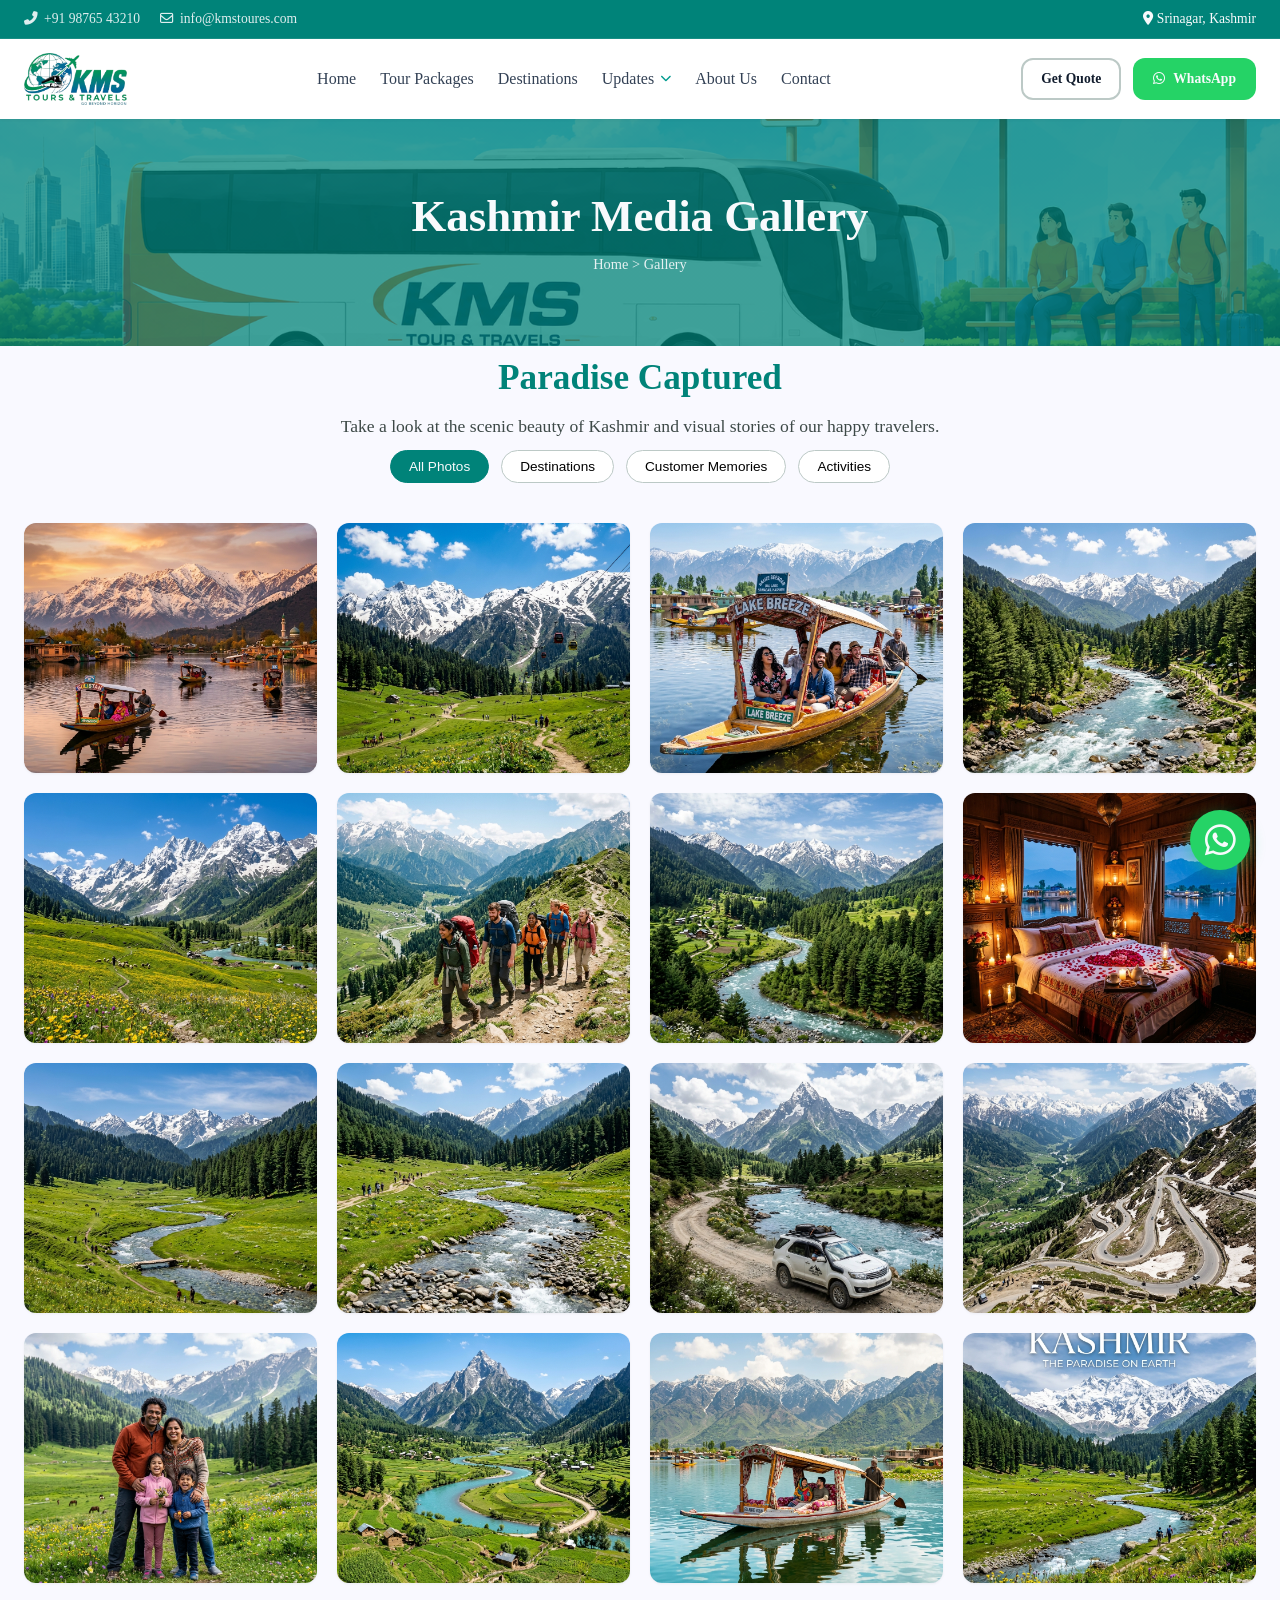
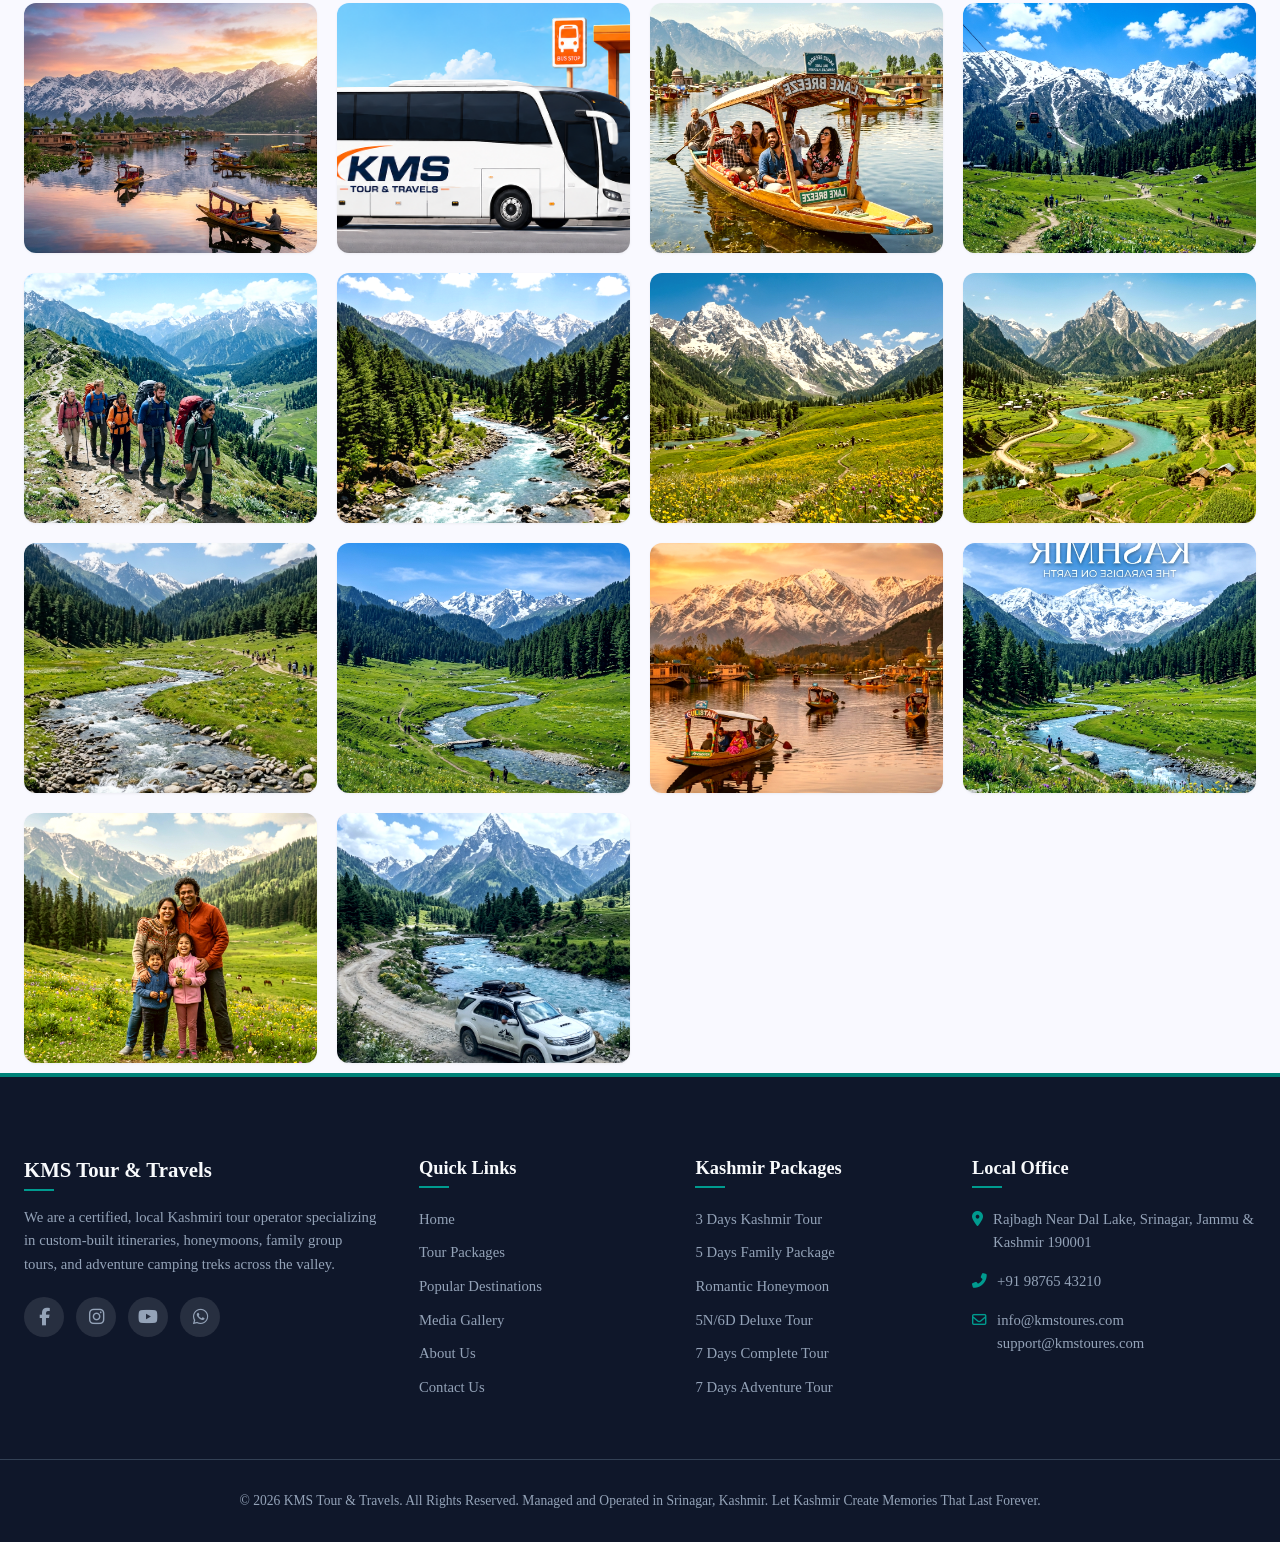
<file: gallery.html>
<!DOCTYPE html>
<html lang="en">
<head>
  <meta charset="UTF-8">
  <meta name="viewport" content="width=device-width, initial-scale=1.0">
  <title>KMS Tour & Travels | Media Gallery</title>
  <meta name="description" content="Explore beautiful travel photos of Dal Lake, Gulmarg, Pahalgam, and active adventure camping tours. View customer memory slides.">
  
  <!-- Font Awesome Icons -->
  <link rel="stylesheet" href="https://cdnjs.cloudflare.com/ajax/libs/font-awesome/6.4.0/css/all.min.css">
  
  <!-- CSS Stylesheet -->
  <link rel="stylesheet" href="assets/css/style.css">
  
  <style>
    /* Inline helper for filter activation logic in static file */
    .gallery-item.hidden {
      display: none;
    }
  </style>
  <script src="assets/js/navbar.js"></script>
</head>
<body>

  <!-- Dynamic Navbar component -->
  <app-navbar></app-navbar>

  <!-- Page Banner -->
  <section class="page-banner">
    <div class="container">
      <h1>Kashmir Media Gallery</h1>
      <div class="breadcrumbs">
        <a href="index.html">Home</a> &gt; <span>Gallery</span>
      </div>
    </div>
  </section>

  <!-- Gallery Section -->
  <section class="section-padding">
    <div class="container">
      <div class="section-header text-center">
        <h2>Paradise Captured</h2>
        <p>Take a look at the scenic beauty of Kashmir and visual stories of our happy travelers.</p>
      </div>

      <!-- Gallery Filter Buttons -->
      <div class="gallery-filter-bar">
        <button class="filter-btn active" onclick="filterGallery('all', this)">All Photos</button>
        <button class="filter-btn" onclick="filterGallery('destinations', this)">Destinations</button>
        <button class="filter-btn" onclick="filterGallery('memories', this)">Customer Memories</button>
        <button class="filter-btn" onclick="filterGallery('activities', this)">Activities</button>
      </div>

      <!-- Gallery Grid -->
      <div class="grid gallery-grid" id="gallery-items-container">
        
        <!-- Dal Lake Sunset (Destinations) -->
        <div class="gallery-item" data-category="destinations">
          <img src="assets/image/gallery/gallery_1.png" alt="Scenic Sunset over Dal Lake Srinagar">
          <div class="gallery-item-overlay">
            <i class="fas fa-search-plus"></i>
          </div>
        </div>

        <!-- Gulmarg Meadows (Destinations) -->
        <div class="gallery-item" data-category="destinations">
          <img src="assets/image/gallery/gallery_2.png" alt="Lush Green Gulmarg Meadows and Pine Forests">
          <div class="gallery-item-overlay">
            <i class="fas fa-search-plus"></i>
          </div>
        </div>

        <!-- Shikara Group (Memories) -->
        <div class="gallery-item" data-category="memories">
          <img src="assets/image/gallery/gallery_3.png" alt="Happy Tourists Enjoying Dal Lake Shikara Ride">
          <div class="gallery-item-overlay">
            <i class="fas fa-search-plus"></i>
          </div>
        </div>

        <!-- Pahalgam Lidder River (Destinations) -->
        <div class="gallery-item" data-category="destinations">
          <img src="assets/image/gallery/gallery_4.png" alt="Crystal Clear Lidder River in Pahalgam Valley">
          <div class="gallery-item-overlay">
            <i class="fas fa-search-plus"></i>
          </div>
        </div>

        <!-- Sonamarg Glacier (Destinations) -->
        <div class="gallery-item" data-category="destinations">
          <img src="assets/image/gallery/gallery_5.png" alt="Majestic Thajiwas Glacier in Sonamarg">
          <div class="gallery-item-overlay">
            <i class="fas fa-search-plus"></i>
          </div>
        </div>

        <!-- Trekking Group (Memories) -->
        <div class="gallery-item" data-category="memories">
          <img src="assets/image/gallery/gallery_6.png" alt="Diverse Backpackers Trekking Kashmir Mountains">
          <div class="gallery-item-overlay">
            <i class="fas fa-search-plus"></i>
          </div>
        </div>

        <!-- Gondola Ascent (Activities) -->
        <div class="gallery-item" data-category="activities">
          <img src="assets/image/gallery/gallery_7.png" alt="Gulmarg Cable Car Gondola Ascending Peaks">
          <div class="gallery-item-overlay">
            <i class="fas fa-search-plus"></i>
          </div>
        </div>

        <!-- Honeymoon Houseboat (Memories) -->
        <div class="gallery-item" data-category="memories">
          <img src="assets/image/gallery/gallery_8.png" alt="Room Decoration in Luxury Houseboat Honeymoon Setup">
          <div class="gallery-item-overlay">
            <i class="fas fa-search-plus"></i>
          </div>
        </div>

        <!-- Yusmarg Trails (Destinations) -->
        <div class="gallery-item" data-category="destinations">
          <img src="assets/image/gallery/gallery_9.png" alt="Yusmarg Meadow of Jesus Hills and Pine Trails">
          <div class="gallery-item-overlay">
            <i class="fas fa-search-plus"></i>
          </div>
        </div>

        <!-- Doodhpathri Streams (Destinations) -->
        <div class="gallery-item" data-category="destinations">
          <img src="assets/image/gallery/gallery_10.png" alt="Doodhpathri Valley of Milk Streams and Meadows">
          <div class="gallery-item-overlay">
            <i class="fas fa-search-plus"></i>
          </div>
        </div>

        <!-- Gurez Offroad Adventure (Activities) -->
        <div class="gallery-item" data-category="activities">
          <img src="assets/image/gallery/gallery_11.png" alt="Offroad 4x4 SUV Safari Gurez Border Valley">
          <div class="gallery-item-overlay">
            <i class="fas fa-search-plus"></i>
          </div>
        </div>

        <!-- Sinthan Top Curve (Activities) -->
        <div class="gallery-item" data-category="activities">
          <img src="assets/image/gallery/gallery_12.png" alt="Winding Alpine Road Curves on Sinthan Top Pass">
          <div class="gallery-item-overlay">
            <i class="fas fa-search-plus"></i>
          </div>
        </div>

        <!-- Family Shikara Ride (Memories) -->
        <div class="gallery-item" data-category="memories">
          <img src="assets/image/gallery/gallery_13.png" alt="Family Vacation Memories in Kashmir Valley">
          <div class="gallery-item-overlay">
            <i class="fas fa-search-plus"></i>
          </div>
        </div>

        <!-- Gurez Valley Peak (Destinations) -->
        <div class="gallery-item" data-category="destinations">
          <img src="assets/image/gallery/gallery_14.png" alt="Habba Khatoon Peak Gurez Valley landscape">
          <div class="gallery-item-overlay">
            <i class="fas fa-search-plus"></i>
          </div>
        </div>

        <!-- Boating activity (Activities) -->
        <div class="gallery-item" data-category="activities">
          <img src="assets/image/gallery/gallery_15.png" alt="Traditional Shikara Boat Rowing on Dal Lake">
          <div class="gallery-item-overlay">
            <i class="fas fa-search-plus"></i>
          </div>
        </div>

        <!-- Alpine Glacier Peaks (Destinations) -->
        <div class="gallery-item" data-category="destinations">
          <img src="assets/image/gallery/gallery_16.png" alt="Stunning Panoramic Himalayan Snow Peaks">
          <div class="gallery-item-overlay">
            <i class="fas fa-search-plus"></i>
          </div>
        </div>

        <!-- Srinagar Sunset Houseboat (Destinations) -->
        <div class="gallery-item" data-category="destinations">
          <img src="assets/image/gallery/gallery_17.png" alt="Dal Lake Sunset with Traditional Houseboats Srinagar">
          <div class="gallery-item-overlay">
            <i class="fas fa-search-plus"></i>
          </div>
        </div>

        <!-- Group Sightseeing (Memories) -->
        <div class="gallery-item" data-category="memories">
          <img src="assets/image/gallery/gallery_18.png" alt="Friends Posing During Dal Lake Sightseeing tour">
          <div class="gallery-item-overlay">
            <i class="fas fa-search-plus"></i>
          </div>
        </div>

        <!-- Group Sightseeing Warm (Memories) -->
        <div class="gallery-item" data-category="memories">
          <img src="assets/image/gallery/gallery_19.png" alt="Tourist Group Enjoying the Warm Afternoon in Srinagar">
          <div class="gallery-item-overlay">
            <i class="fas fa-search-plus"></i>
          </div>
        </div>

        <!-- Gulmarg Pines (Destinations) -->
        <div class="gallery-item" data-category="destinations">
          <img src="assets/image/gallery/gallery_22.png" alt="Towering Coniferous Pine Trees in Gulmarg Kashmir">
          <div class="gallery-item-overlay">
            <i class="fas fa-search-plus"></i>
          </div>
        </div>

        <!-- Hiking Trails (Activities) -->
        <div class="gallery-item" data-category="activities">
          <img src="assets/image/gallery/gallery_20.png" alt="Backpackers Hiking in Pristine Kashmir Alpine wilderness">
          <div class="gallery-item-overlay">
            <i class="fas fa-search-plus"></i>
          </div>
        </div>

        <!-- Lidder River bank (Activities) -->
        <div class="gallery-item" data-category="activities">
          <img src="assets/image/gallery/gallery_23.png" alt="Lidder River rapids flowing over boulders Pahalgam">
          <div class="gallery-item-overlay">
            <i class="fas fa-search-plus"></i>
          </div>
        </div>

        <!-- Thajiwas Sledge Excursion (Activities) -->
        <div class="gallery-item" data-category="activities">
          <img src="assets/image/gallery/gallery_24.png" alt="Glacier snow sledge ride activity in Sonamarg">
          <div class="gallery-item-overlay">
            <i class="fas fa-search-plus"></i>
          </div>
        </div>

        <!-- Gurez Valley Camping (Memories) -->
        <div class="gallery-item" data-category="memories">
          <img src="assets/image/gallery/gallery_27.png" alt="Riverside Camping Adventure in Gurez border area">
          <div class="gallery-item-overlay">
            <i class="fas fa-search-plus"></i>
          </div>
        </div>

        <!-- Doodhpathri Meadows (Destinations) -->
        <div class="gallery-item" data-category="destinations">
          <img src="assets/image/gallery/gallery_26.png" alt="Shaliganga river stones and green fields Doodhpathri">
          <div class="gallery-item-overlay">
            <i class="fas fa-search-plus"></i>
          </div>
        </div>

        <!-- Yusmarg Pine Forests (Destinations) -->
        <div class="gallery-item" data-category="destinations">
          <img src="assets/image/gallery/gallery_25.png" alt="Lush Green Pine Ridge Forest Yusmarg Kashmir">
          <div class="gallery-item-overlay">
            <i class="fas fa-search-plus"></i>
          </div>
        </div>

        <!-- Houseboat Sunset Retreat (Memories) -->
        <div class="gallery-item" data-category="memories">
          <img src="assets/image/gallery/gallery_21.png" alt="Couples Houseboat Interior Overlooking Dal Lake">
          <div class="gallery-item-overlay">
            <i class="fas fa-search-plus"></i>
          </div>
        </div>

        <!-- Sinthan Snowy Pass view (Destinations) -->
        <div class="gallery-item" data-category="destinations">
          <img src="assets/image/gallery/gallery_30.png" alt="Panoramic views of snow peaks from Sinthan Top road">
          <div class="gallery-item-overlay">
            <i class="fas fa-search-plus"></i>
          </div>
        </div>

        <!-- Family Picnic Meadow (Memories) -->
        <div class="gallery-item" data-category="memories">
          <img src="assets/image/gallery/gallery_28.png" alt="Family having a fun picnic in Kashmir valley meadows">
          <div class="gallery-item-overlay">
            <i class="fas fa-search-plus"></i>
          </div>
        </div>

        <!-- Dal Lake Cruise sunset (Activities) -->
        <div class="gallery-item" data-category="activities">
          <img src="assets/image/gallery/gallery_29.png" alt="Sightseeing boat tour on Dal Lake under sunset sky">
          <div class="gallery-item-overlay">
            <i class="fas fa-search-plus"></i>
          </div>
        </div>

      </div>
    </div>
  </section>

  <!-- Footer -->
  <footer>
    <div class="container grid footer-grid">
      <div class="footer-column">
        <h3 style="color: var(--text-light); font-size: 1.3rem; margin-bottom: 15px;">KMS Tour & Travels</h3>
        <p>We are a certified, local Kashmiri tour operator specializing in custom-built itineraries, honeymoons, family group tours, and adventure camping treks across the valley.</p>
        <div class="social-icons-group">
          <a href="#" target="_blank"><i class="fab fa-facebook-f"></i></a>
          <a href="#" target="_blank"><i class="fab fa-instagram"></i></a>
          <a href="#" target="_blank"><i class="fab fa-youtube"></i></a>
          <a href="https://api.whatsapp.com/send?phone=919876543210" target="_blank"><i class="fab fa-whatsapp"></i></a>
        </div>
      </div>
      <div class="footer-column">
        <h3>Quick Links</h3>
        <ul class="footer-links">
          <li><a href="index.html">Home</a></li>
          <li><a href="packages.html">Tour Packages</a></li>
          <li><a href="destinations.html">Popular Destinations</a></li>
          <li><a href="gallery.html">Media Gallery</a></li>
          <li><a href="about.html">About Us</a></li>
          <li><a href="contact.html">Contact Us</a></li>
        </ul>
      </div>
      <div class="footer-column">
        <h3>Kashmir Packages</h3>
        <ul class="footer-links">
          <li><a href="package-details.html?id=kashmir-3d">3 Days Kashmir Tour</a></li>
          <li><a href="package-details.html?id=family-5d">5 Days Family Package</a></li>
          <li><a href="package-details.html?id=honeymoon-6d">Romantic Honeymoon</a></li>
          <li><a href="package-details.html?id=srinagar-gulmarg-pahalgam-6d">5N/6D Deluxe Tour</a></li>
          <li><a href="package-details.html?id=complete-kashmir-7d">7 Days Complete Tour</a></li>
          <li><a href="package-details.html?id=adventure-kashmir">7 Days Adventure Tour</a></li>
        </ul>
      </div>
      <div class="footer-column">
        <h3>Local Office</h3>
        <ul class="footer-contact">
          <li><i class="fas fa-map-marker-alt"></i> <span>Rajbagh Near Dal Lake, Srinagar, Jammu & Kashmir 190001</span></li>
          <li><i class="fas fa-phone-alt"></i> <span>+91 98765 43210</span></li>
          <li><i class="far fa-envelope"></i> <span>info@kmstoures.com<br>support@kmstoures.com</span></li>
        </ul>
      </div>
    </div>
    <div class="footer-bottom">
      <div class="container">
        <p>&copy; 2026 KMS Tour & Travels. All Rights Reserved. Managed and Operated in Srinagar, Kashmir. Let Kashmir Create Memories That Last Forever.</p>
      </div>
    </div>
  </footer>

  <!-- Floating WhatsApp Button -->
  <a href="#" class="floating-whatsapp">
    <i class="fab fa-whatsapp"></i>
  </a>

  <!-- Mobile Bottom Contact Bar -->
  <div class="mobile-bottom-bar">
    <a href="tel:+919876543210" class="mobile-btn-call"><i class="fas fa-phone-alt"></i> call</a>
    <a href="https://api.whatsapp.com/send?phone=919876543210" class="mobile-btn-whatsapp" target="_blank"><i class="fab fa-whatsapp"></i> whatsapp</a>
  </div>

  <!-- JavaScript Filter logic -->
  <script>
    function filterGallery(category, button) {
      // Toggle active button class
      const buttons = document.querySelectorAll('.gallery-filter-bar .filter-btn');
      buttons.forEach(btn => btn.classList.remove('active'));
      button.classList.add('active');

      // Filter elements
      const items = document.querySelectorAll('.gallery-grid .gallery-item');
      items.forEach(item => {
        if (category === 'all' || item.getAttribute('data-category') === category) {
          item.classList.remove('hidden');
        } else {
          item.classList.add('hidden');
        }
      });
    }
  </script>
  
  <script src="assets/js/packages-data.js"></script>
  <script src="assets/js/main.js"></script>
</body>
</html>
</file>
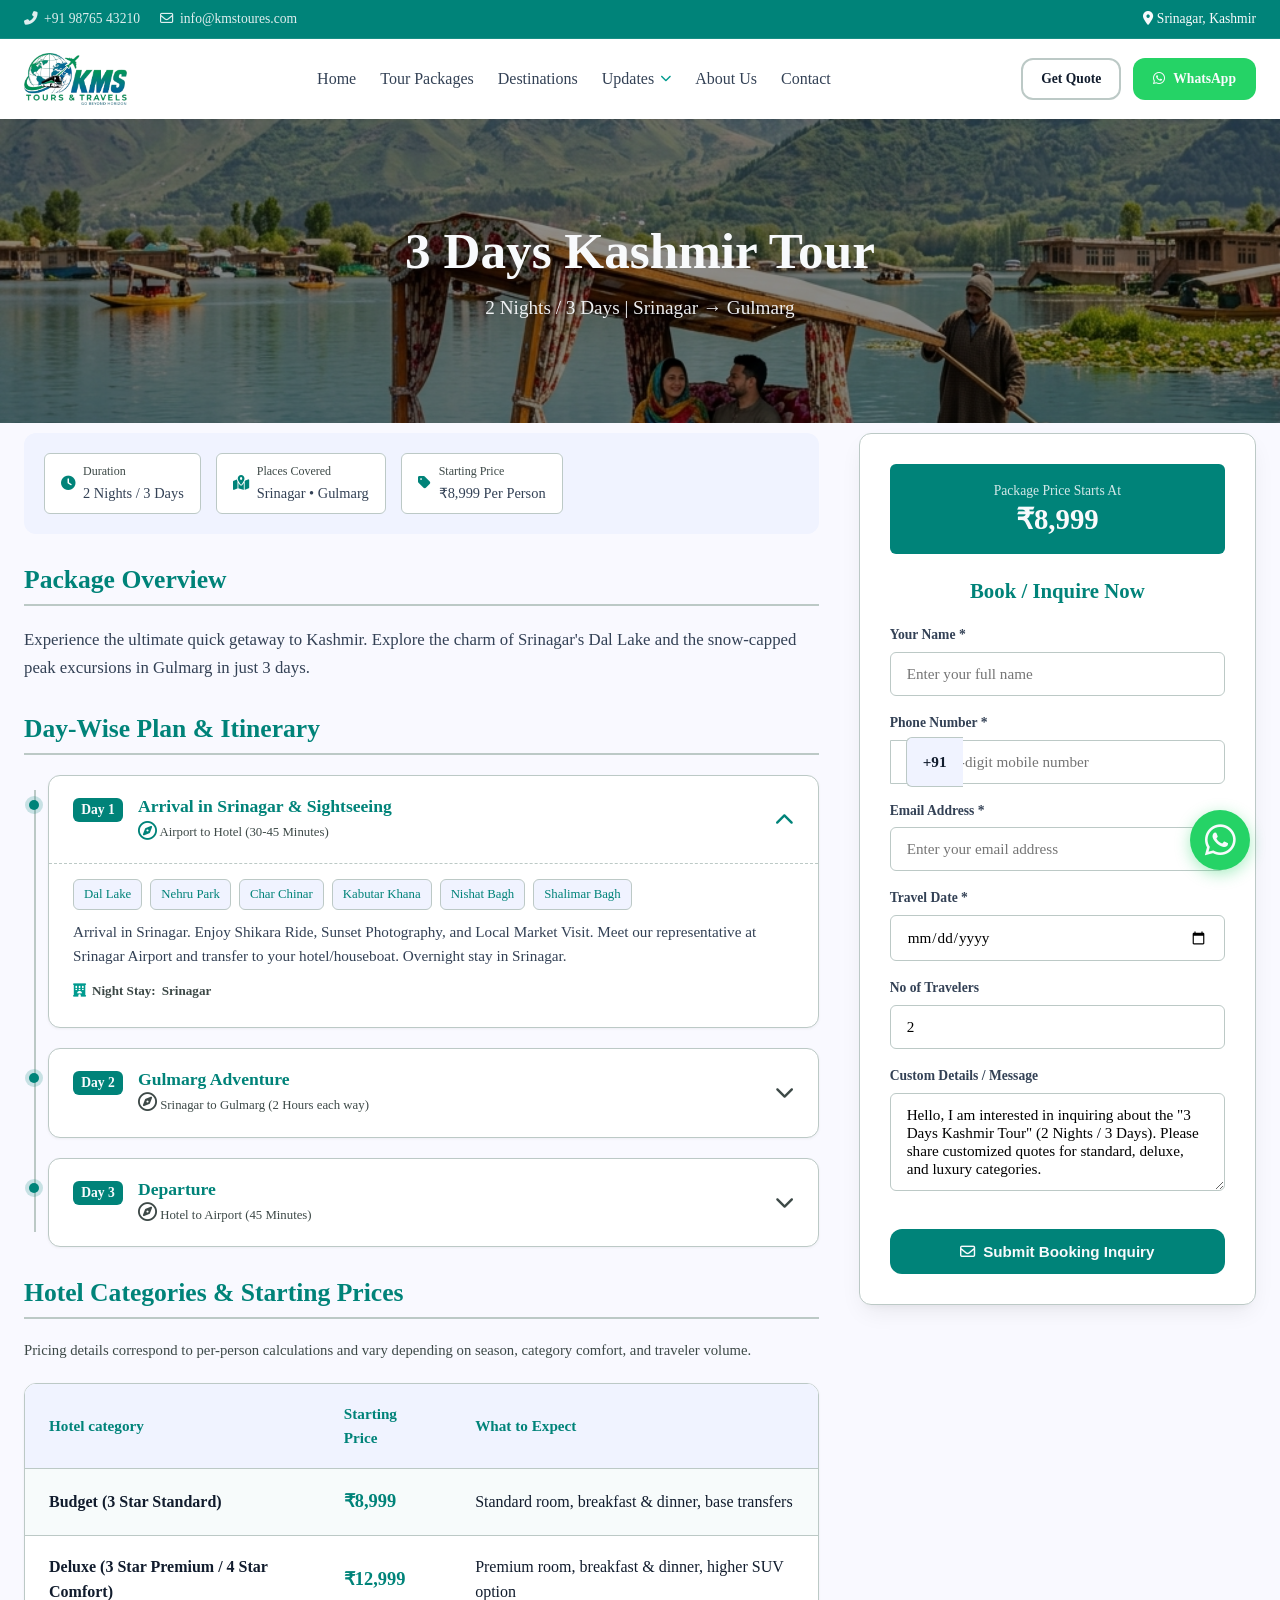
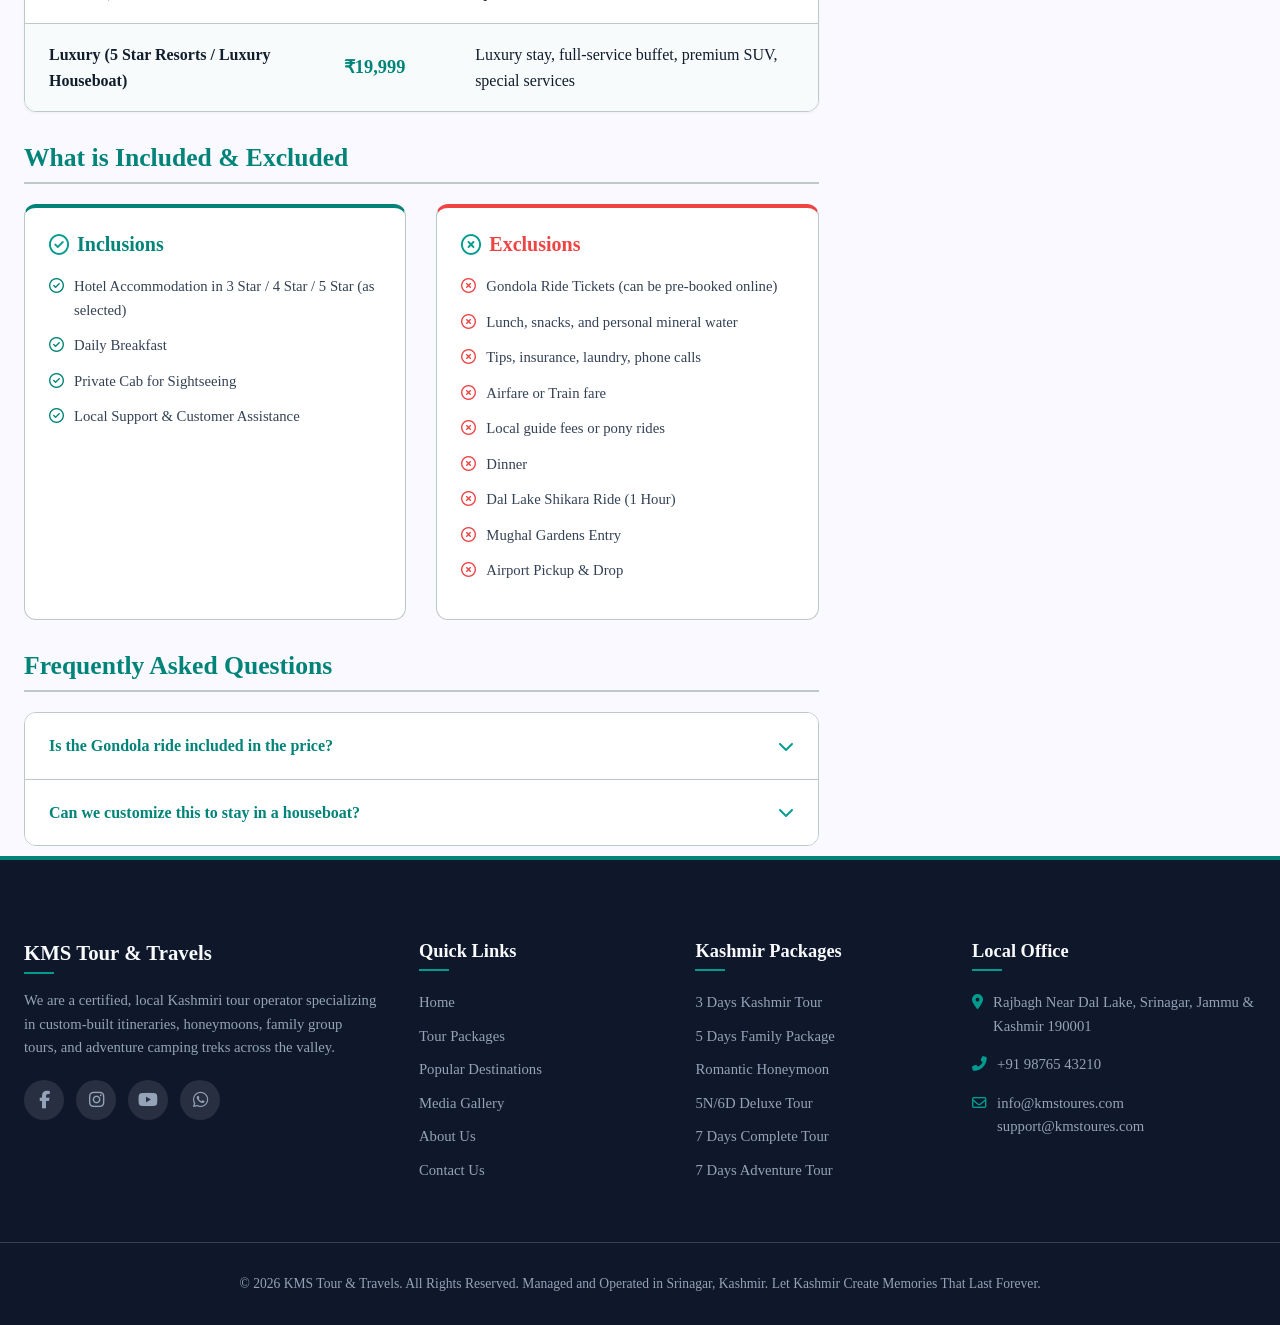
<file: package-details.html>
<!DOCTYPE html>
<html lang="en">
<head>
  <meta charset="UTF-8">
  <meta name="viewport" content="width=device-width, initial-scale=1.0">
  <title>Tour Package Details | KMS Tour & Travels</title>
  <meta name="description" content="View day-wise itinerary, pricing, hotel categories, inclusions, exclusions, and FAQs for your customized Kashmir tour package.">
  
  <!-- Font Awesome Icons -->
  <link rel="stylesheet" href="https://cdnjs.cloudflare.com/ajax/libs/font-awesome/6.4.0/css/all.min.css">
  
  <!-- CSS Stylesheet -->
  <link rel="stylesheet" href="assets/css/style.css">
  <script src="assets/js/navbar.js"></script>
</head>
<body>

  <!-- Dynamic Navbar component -->
  <app-navbar></app-navbar>

  <!-- Page Banner (Will update background visual dynamically) -->
  <section class="page-banner" id="details-cover-image" style="padding: 100px 0;">
    <div class="container">
      <h1 id="details-title" style="font-size: 3.2rem; font-family: var(--font-body); font-weight: 800;">Loading Package Name...</h1>
      <p id="details-subtitle" style="font-size: 1.2rem; margin-top: 10px; opacity: 0.95; font-weight: 500;">Loading Duration & Path...</p>
    </div>
  </section>

  <!-- Details Layout Content -->
  <section class="section-padding">
    <div class="container grid details-layout">
      
      <!-- Main Content Area -->
      <div class="details-main-content">
        <div class="package-highlights-bar">
          <div class="highlight-pill">
            <i class="fas fa-clock"></i>
            <div>
              <small style="display:block; font-size:0.75rem; color:var(--text-muted)">Duration</small>
              <span id="duration-badge">Loading...</span>
            </div>
          </div>
          <div class="highlight-pill">
            <i class="fas fa-map-marked-alt"></i>
            <div>
              <small style="display:block; font-size:0.75rem; color:var(--text-muted)">Places Covered</small>
              <span id="places-badge">Loading...</span>
            </div>
          </div>
          <div class="highlight-pill">
            <i class="fas fa-tag"></i>
            <div>
              <small style="display:block; font-size:0.75rem; color:var(--text-muted)">Starting Price</small>
              <span id="price-badge">Loading...</span>
            </div>
          </div>
        </div>

        <h2 class="detail-sec-title">Package Overview</h2>
        <p id="details-overview-text" style="color: #334155; font-size: 1.05rem; line-height: 1.7; margin-bottom: 30px;">Loading overview...</p>

        <!-- Day Wise Itinerary -->
        <h2 class="detail-sec-title">Day-Wise Plan & Itinerary</h2>
        <div class="itinerary-timeline" id="itinerary-accordion-container">
          <!-- Populated Dynamically via JS -->
        </div>

        <!-- Accommodation & Pricing -->
        <h2 class="detail-sec-title">Hotel Categories & Starting Prices</h2>
        <p style="color: var(--text-muted); font-size: 0.92rem; margin-bottom: 15px;">Pricing details correspond to per-person calculations and vary depending on season, category comfort, and traveler volume.</p>
        <div class="pricing-table-container">
          <table class="price-table">
            <thead>
              <tr>
                <th>Hotel category</th>
                <th>Starting Price</th>
                <th>What to Expect</th>
              </tr>
            </thead>
            <tbody id="pricing-table-body">
              <!-- Dynamically Rendered -->
            </tbody>
          </table>
        </div>

        <!-- Inclusions & Exclusions -->
        <h2 class="detail-sec-title">What is Included & Excluded</h2>
        <div class="grid inout-grid">
          <div class="inout-card inclusions">
            <h3><i class="far fa-check-circle"></i> Inclusions</h3>
            <ul class="inout-list" id="inclusions-list">
              <!-- Dynamically Rendered -->
            </ul>
          </div>
          <div class="inout-card exclusions">
            <h3><i class="far fa-times-circle"></i> Exclusions</h3>
            <ul class="inout-list" id="exclusions-list">
              <!-- Dynamically Rendered -->
            </ul>
          </div>
        </div>

        <!-- FAQs -->
        <h2 class="detail-sec-title">Frequently Asked Questions</h2>
        <div class="faq-accordion" id="details-faq-container">
          <!-- Dynamically Rendered -->
        </div>
      </div>

      <!-- Sticky Booking Sidebar Form -->
      <div class="details-sidebar">
        <div class="sidebar-sticky">
          <div class="booking-sidebar-card">
            <div class="sidebar-price-banner">
              <span>Package Price Starts At</span>
              <h3 id="sidebar-starting-price">₹8,999</h3>
            </div>
            
            <h3 style="font-size: 1.3rem; color: var(--primary-color); margin-bottom: 20px; text-align: center;">Book / Inquire Now</h3>
            
            <form id="detail-inquiry-form">
              <div class="form-group">
                <label for="name">Your Name *</label>
                <input type="text" name="name" class="form-control" placeholder="Enter your full name" required>
              </div>
              <div class="form-group">
                <label for="phone">Phone Number *</label>
                <div class="phone-input-group">
                  <span class="phone-prefix">+91</span>
                  <input type="tel" name="phone" class="form-control" placeholder="10-digit mobile number" required pattern="[0-9]{10}" maxlength="10" inputmode="numeric" title="Please enter a valid 10-digit mobile number">
                </div>
              </div>
              <div class="form-group">
                <label for="email">Email Address *</label>
                <input type="email" name="email" class="form-control" placeholder="Enter your email address" required>
              </div>
              <div class="form-group">
                <label for="travel_date">Travel Date *</label>
                <input type="date" name="travel_date" class="form-control" required>
              </div>
              <div class="form-group">
                <label for="travelers">No of Travelers</label>
                <input type="number" name="travelers" class="form-control" min="1" value="2">
              </div>
              <div class="form-group">
                <label for="message">Custom Details / Message</label>
                <textarea name="message" class="form-control" rows="4" required></textarea>
              </div>
              <button type="submit" class="btn btn-primary btn-email" id="detail-email-btn" style="width: 100%; margin-top: 15px;"><i class="far fa-envelope"></i> Submit Booking Inquiry</button>
            </form>
          </div>
        </div>
      </div>

    </div>
  </section>

  <!-- Footer -->
  <footer>
    <div class="container grid footer-grid">
      <div class="footer-column">
        <h3 style="color: var(--text-light); font-size: 1.3rem; margin-bottom: 15px;">KMS Tour & Travels</h3>
        <p>We are a certified, local Kashmiri tour operator specializing in custom-built itineraries, honeymoons, family group tours, and adventure camping treks across the valley.</p>
        <div class="social-icons-group">
          <a href="#" target="_blank"><i class="fab fa-facebook-f"></i></a>
          <a href="#" target="_blank"><i class="fab fa-instagram"></i></a>
          <a href="#" target="_blank"><i class="fab fa-youtube"></i></a>
          <a href="https://api.whatsapp.com/send?phone=919876543210" target="_blank"><i class="fab fa-whatsapp"></i></a>
        </div>
      </div>
      <div class="footer-column">
        <h3>Quick Links</h3>
        <ul class="footer-links">
          <li><a href="index.html">Home</a></li>
          <li><a href="packages.html">Tour Packages</a></li>
          <li><a href="destinations.html">Popular Destinations</a></li>
          <li><a href="gallery.html">Media Gallery</a></li>
          <li><a href="about.html">About Us</a></li>
          <li><a href="contact.html">Contact Us</a></li>
        </ul>
      </div>
      <div class="footer-column">
        <h3>Kashmir Packages</h3>
        <ul class="footer-links">
          <li><a href="package-details.html?id=kashmir-3d">3 Days Kashmir Tour</a></li>
          <li><a href="package-details.html?id=family-5d">5 Days Family Package</a></li>
          <li><a href="package-details.html?id=honeymoon-6d">Romantic Honeymoon</a></li>
          <li><a href="package-details.html?id=srinagar-gulmarg-pahalgam-6d">5N/6D Deluxe Tour</a></li>
          <li><a href="package-details.html?id=complete-kashmir-7d">7 Days Complete Tour</a></li>
          <li><a href="package-details.html?id=adventure-kashmir">7 Days Adventure Tour</a></li>
        </ul>
      </div>
      <div class="footer-column">
        <h3>Local Office</h3>
        <ul class="footer-contact">
          <li><i class="fas fa-map-marker-alt"></i> <span>Rajbagh Near Dal Lake, Srinagar, Jammu & Kashmir 190001</span></li>
          <li><i class="fas fa-phone-alt"></i> <span>+91 98765 43210</span></li>
          <li><i class="far fa-envelope"></i> <span>info@kmstoures.com<br>support@kmstoures.com</span></li>
        </ul>
      </div>
    </div>
    <div class="footer-bottom">
      <div class="container">
        <p>&copy; 2026 KMS Tour & Travels. All Rights Reserved. Managed and Operated in Srinagar, Kashmir. Let Kashmir Create Memories That Last Forever.</p>
      </div>
    </div>
  </footer>

  <!-- Floating WhatsApp Button -->
  <a href="#" class="floating-whatsapp">
    <i class="fab fa-whatsapp"></i>
  </a>

  <!-- Mobile Bottom Contact Bar -->
  <div class="mobile-bottom-bar">
    <a href="tel:+919876543210" class="mobile-btn-call"><i class="fas fa-phone-alt"></i> call</a>
    <a href="https://api.whatsapp.com/send?phone=919876543210" class="mobile-btn-whatsapp" target="_blank"><i class="fab fa-whatsapp"></i> whatsapp</a>
  </div>

  <!-- JavaScript Files -->
  <script src="assets/js/packages-data.js"></script>
  <script src="assets/js/main.js"></script>
</body>
</html>
</file>
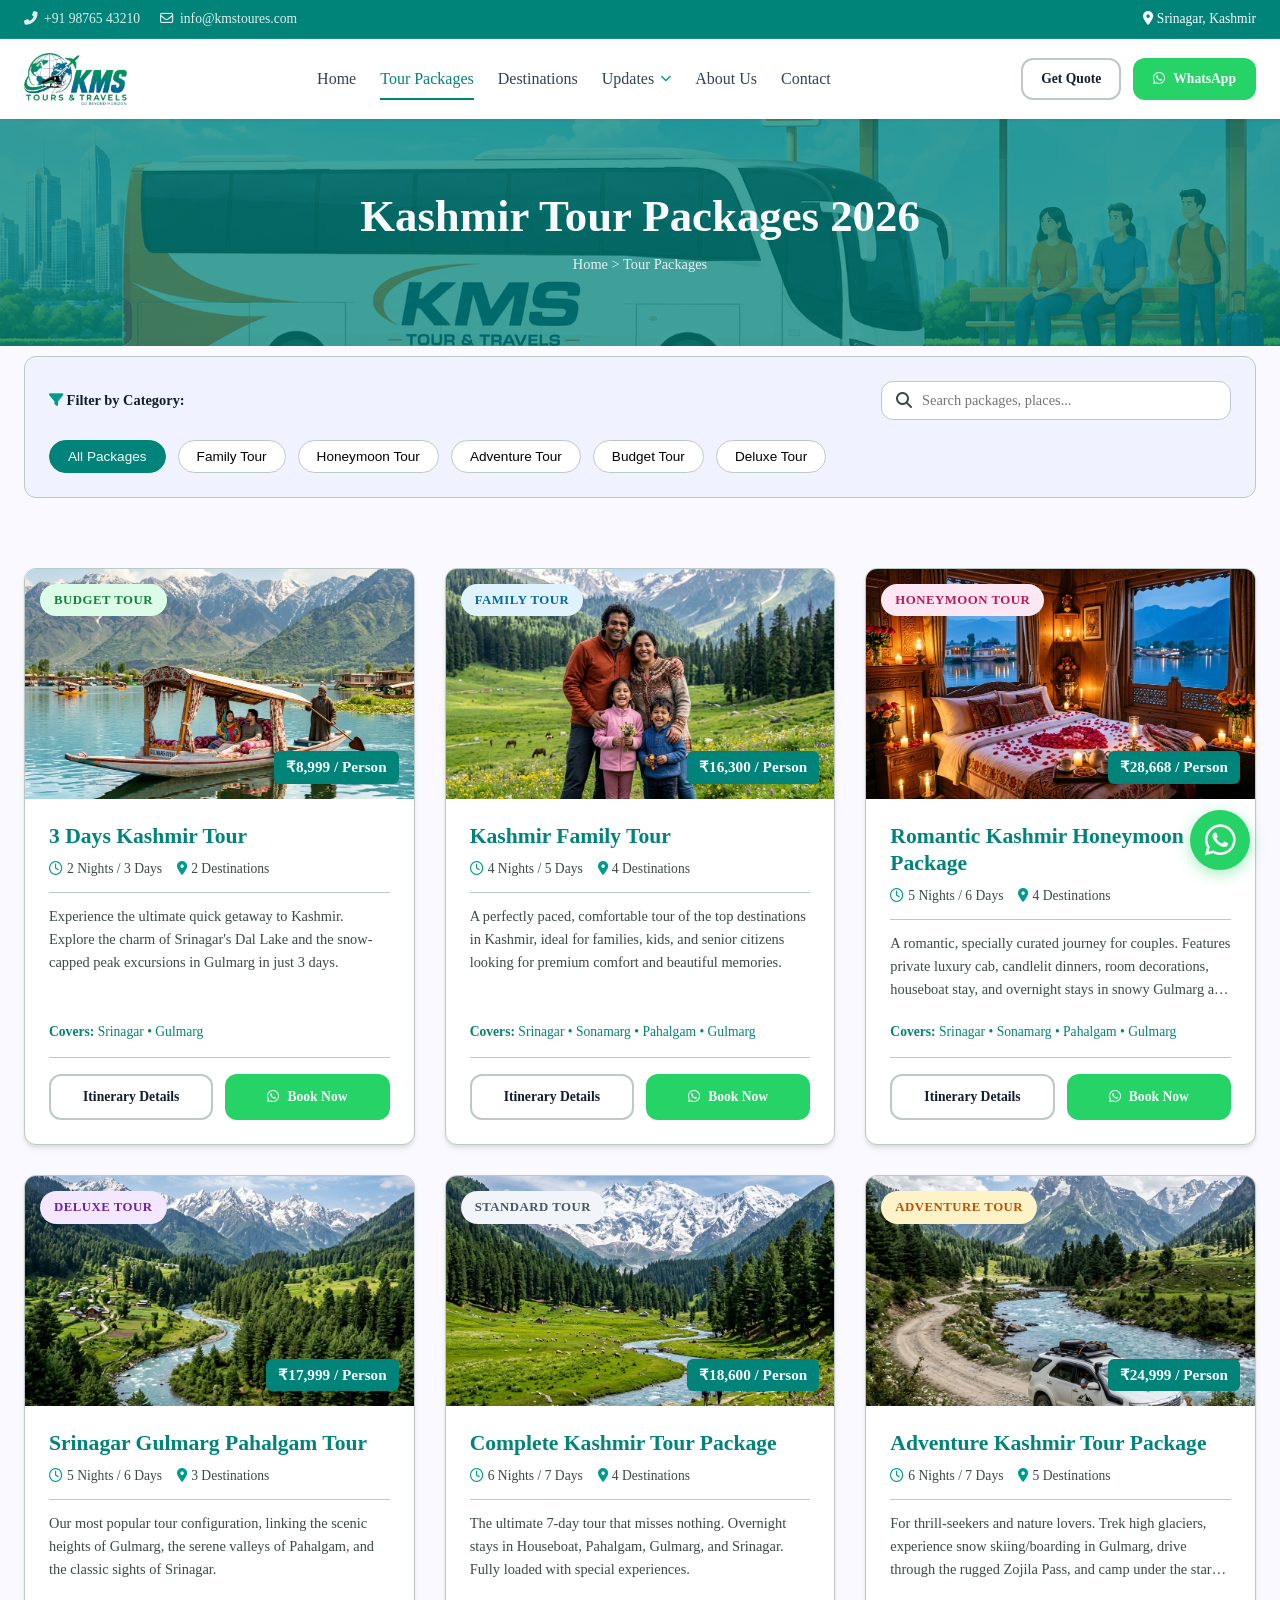
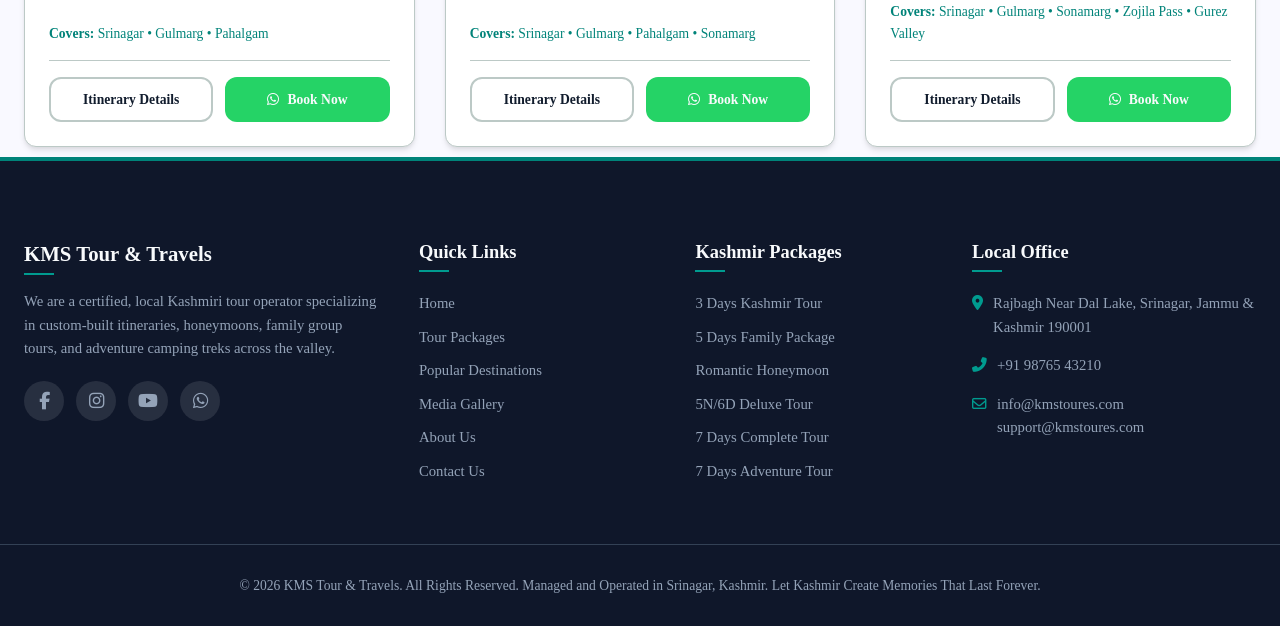
<file: packages.html>
<!DOCTYPE html>
<html lang="en">
<head>
  <meta charset="UTF-8">
  <meta name="viewport" content="width=device-width, initial-scale=1.0">
  <title>Kashmir Tour Packages 2026 | KMS Tour & Travels</title>
  <meta name="description" content="Browse our customizable Kashmir tour packages. Family tours, honeymoon packages, adventure camping and budget options with daily itineraries and starting prices.">
  
  <!-- Font Awesome Icons -->
  <link rel="stylesheet" href="https://cdnjs.cloudflare.com/ajax/libs/font-awesome/6.4.0/css/all.min.css">
  
  <!-- CSS Stylesheet -->
  <link rel="stylesheet" href="assets/css/style.css">
  <script src="assets/js/navbar.js"></script>
</head>
<body>

  <!-- Dynamic Navbar component -->
  <app-navbar></app-navbar>

  <!-- Page Banner -->
  <section class="page-banner">
    <div class="container">
      <h1>Kashmir Tour Packages 2026</h1>
      <div class="breadcrumbs">
        <a href="index.html">Home</a> &gt; <span>Tour Packages</span>
      </div>
    </div>
  </section>

  <!-- Filter & Search Section -->
  <section class="section-padding" style="padding-bottom: 20px;">
    <div class="container">
      <div class="filter-sidebar">
        <div class="filter-row justify-between">
          <div class="filter-title"><i class="fas fa-filter"></i> Filter by Category:</div>
          <div class="search-input-group" style="max-width: 350px;">
            <i class="fas fa-search"></i>
            <input type="text" id="package-search-input" placeholder="Search packages, places...">
          </div>
        </div>
        <div class="filter-row">
          <button class="filter-btn active" data-category="all">All Packages</button>
          <button class="filter-btn" data-category="family">Family Tour</button>
          <button class="filter-btn" data-category="honeymoon">Honeymoon Tour</button>
          <button class="filter-btn" data-category="adventure">Adventure Tour</button>
          <button class="filter-btn" data-category="budget">Budget Tour</button>
          <button class="filter-btn" data-category="deluxe">Deluxe Tour</button>
        </div>
      </div>
    </div>
  </section>

  <!-- Packages Listing Grid -->
  <section class="section-padding" style="padding-top: 20px;">
    <div class="container">
      <div class="grid packages-grid" id="all-packages-container">
        <!-- Rendered dynamically via assets/js/main.js and packagesData -->
      </div>
    </div>
  </section>

  <!-- Footer -->
  <footer>
    <div class="container grid footer-grid">
      <div class="footer-column">
        <h3 style="color: var(--text-light); font-size: 1.3rem; margin-bottom: 15px;">KMS Tour & Travels</h3>
        <p>We are a certified, local Kashmiri tour operator specializing in custom-built itineraries, honeymoons, family group tours, and adventure camping treks across the valley.</p>
        <div class="social-icons-group">
          <a href="#" target="_blank"><i class="fab fa-facebook-f"></i></a>
          <a href="#" target="_blank"><i class="fab fa-instagram"></i></a>
          <a href="#" target="_blank"><i class="fab fa-youtube"></i></a>
          <a href="https://api.whatsapp.com/send?phone=919876543210" target="_blank"><i class="fab fa-whatsapp"></i></a>
        </div>
      </div>
      <div class="footer-column">
        <h3>Quick Links</h3>
        <ul class="footer-links">
          <li><a href="index.html">Home</a></li>
          <li><a href="packages.html">Tour Packages</a></li>
          <li><a href="destinations.html">Popular Destinations</a></li>
          <li><a href="gallery.html">Media Gallery</a></li>
          <li><a href="about.html">About Us</a></li>
          <li><a href="contact.html">Contact Us</a></li>
        </ul>
      </div>
      <div class="footer-column">
        <h3>Kashmir Packages</h3>
        <ul class="footer-links">
          <li><a href="package-details.html?id=kashmir-3d">3 Days Kashmir Tour</a></li>
          <li><a href="package-details.html?id=family-5d">5 Days Family Package</a></li>
          <li><a href="package-details.html?id=honeymoon-6d">Romantic Honeymoon</a></li>
          <li><a href="package-details.html?id=srinagar-gulmarg-pahalgam-6d">5N/6D Deluxe Tour</a></li>
          <li><a href="package-details.html?id=complete-kashmir-7d">7 Days Complete Tour</a></li>
          <li><a href="package-details.html?id=adventure-kashmir">7 Days Adventure Tour</a></li>
        </ul>
      </div>
      <div class="footer-column">
        <h3>Local Office</h3>
        <ul class="footer-contact">
          <li><i class="fas fa-map-marker-alt"></i> <span>Rajbagh Near Dal Lake, Srinagar, Jammu & Kashmir 190001</span></li>
          <li><i class="fas fa-phone-alt"></i> <span>+91 98765 43210</span></li>
          <li><i class="far fa-envelope"></i> <span>info@kmstoures.com<br>support@kmstoures.com</span></li>
        </ul>
      </div>
    </div>
    <div class="footer-bottom">
      <div class="container">
        <p>&copy; 2026 KMS Tour & Travels. All Rights Reserved. Managed and Operated in Srinagar, Kashmir. Let Kashmir Create Memories That Last Forever.</p>
      </div>
    </div>
  </footer>

  <!-- Floating WhatsApp Button -->
  <a href="#" class="floating-whatsapp">
    <i class="fab fa-whatsapp"></i>
  </a>

  <!-- Mobile Bottom Contact Bar -->
  <div class="mobile-bottom-bar">
    <a href="tel:+919876543210" class="mobile-btn-call"><i class="fas fa-phone-alt"></i> call</a>
    <a href="https://api.whatsapp.com/send?phone=919876543210" class="mobile-btn-whatsapp" target="_blank"><i class="fab fa-whatsapp"></i> whatsapp</a>
  </div>

  <!-- JavaScript Files -->
  <script src="assets/js/packages-data.js"></script>
  <script src="assets/js/main.js"></script>
</body>
</html>
</file>
<file: assets/css/style.css>
/* ==========================================================================
   KMS Tour & Travels - Premium Styling System
   ========================================================================== */

/* Import Google Fonts */
@import url('https://fonts.googleapis.com/css2?family=Inter:wght@300;400;500;600;700;800&family=Montserrat:wght@300;400;500;600;700;800;900&display=swap');

/* Import Design System Variables */
@import url('variables.css');

/* CSS Variables */
:root {
  /* Legacy Mapping for backward compatibility with existing styles */
  --primary-color: var(--color-primary-container);
  --primary-rgb: 0, 131, 121;
  --secondary-color: var(--color-brand);
  --accent-color: var(--color-whatsapp);
  --accent-hover: #1ebd54;
  --gold-accent: #d4af37;
  --text-dark: var(--color-on-surface);
  --text-muted: var(--color-on-surface-variant);
  --text-light: #f8fafc;
  --bg-light: var(--color-surface-container-low);
  --bg-white: var(--color-surface-container-lowest);
  --border-color: var(--color-outline-variant);

  /* Fonts Mapping */
  --font-heading: var(--font-headline);
  --font-body: var(--font-body);

  /* Transitions */
  --transition-fast: all 0.2s ease;
  --transition-normal: all 0.3s cubic-bezier(0.4, 0, 0.2, 1);
  --transition-slow: all 0.5s ease;

  /* Shadow & Radius */
  --shadow-sm: 0 1px 3px rgba(0, 0, 0, 0.05);
  --shadow-md: 0 4px 6px -1px rgba(0, 0, 0, 0.1), 0 2px 4px -1px rgba(0, 0, 0, 0.06);
  --shadow-lg: 0 10px 25px -5px rgba(0, 0, 0, 0.08), 0 8px 10px -6px rgba(0, 0, 0, 0.05);
  --shadow-xl: 0 20px 25px -5px rgba(0, 0, 0, 0.1), 0 10px 10px -5px rgba(0, 0, 0, 0.04);

  --radius-sm: 6px;
  --radius-md: 12px;
  --radius-lg: 20px;
  --radius-full: 9999px;

  --max-width: 1280px;
}

/* Reset & Base Styles */
*,
*::before,
*::after {
  box-sizing: border-box;
  margin: 0;
  padding: 0;
}

html, body {
  overflow-x: clip;
  max-width: 100%;
}

app-navbar {
  display: contents;
}

html {
  scroll-behavior: smooth;
}

body {
  font-family: var(--font-body);
  color: var(--text-dark);
  background-color: var(--color-background);
  line-height: 1.6;
  font-size: 16px;
  -webkit-font-smoothing: antialiased;
  word-wrap: break-word;
  overflow-wrap: break-word;
}

h1,
h2,
h3,
h4,
h5,
h6 {
  font-family: var(--font-body);
  font-weight: 700;
  line-height: 1.25;
}

a {
  text-decoration: none;
  color: inherit;
  transition: var(--transition-fast);
}

img,
video {
  max-width: 100%;
  height: auto;
  display: block;
}

ul {
  list-style: none;
}

/* Global SVG / Icon Coloring */
i,
svg {
  color: var(--secondary-color);
  fill: currentColor;
}

/* Revert icons that should inherit parent/text colors */
.btn i,
.btn svg,
.contact-info-panel i,
.contact-info-panel svg,
.footer-column i,
.footer-column svg,
.social-icons-group i,
.social-icons-group svg,
.floating-whatsapp i,
.floating-whatsapp svg,
.top-bar i,
.top-bar svg,
.rating i,
.rating svg,
.inout-list li i {
  color: inherit;
}

.container {
  width: 100%;
  max-width: var(--max-width);
  margin: 0 auto;
  padding: 0 24px;
}

/* Utilities */
.section-padding {
  padding: 10px 0;
}

.text-center {
  text-align: center;
}

.flex {
  display: flex;
}

.grid {
  display: grid;
}

.align-center {
  align-items: center;
}

.justify-between {
  justify-content: space-between;
}

.gap-1 {
  gap: 8px;
}

.gap-2 {
  gap: 16px;
}

.gap-3 {
  gap: 24px;
}

/* Section Header */
.section-header {
  max-width: 600px;
  margin: 0 auto 10px auto;
}

.section-header h2 {
  font-size: 2.2rem;
  color: var(--primary-color);
  margin-bottom: 12px;
  font-family: var(--font-body);
  font-weight: 800;
  text-transform: capitalize;
}

.section-header p {
  color: var(--text-muted);
  font-size: 1.1rem;
}

/* Badge Categories */
.badge {
  display: inline-flex;
  align-items: center;
  padding: 6px 14px;
  border-radius: var(--radius-full);
  font-size: 0.8rem;
  font-weight: 600;
  text-transform: uppercase;
  letter-spacing: 0.5px;
}

.badge.family {
  background: #e0f2fe;
  color: #0369a1;
}

.badge.honeymoon {
  background: #fce7f3;
  color: #be185d;
}

.badge.adventure {
  background: #fef3c7;
  color: #b45309;
}

.badge.budget {
  background: #dcfce7;
  color: #15803d;
}

.badge.deluxe {
  background: #f3e8ff;
  color: #6b21a8;
}

.badge.standard {
  background: #f1f5f9;
  color: #475569;
}

/* Buttons */
.btn {
  display: inline-flex;
  align-items: center;
  justify-content: center;
  padding: 12px 26px;
  font-size: 0.95rem;
  font-weight: 600;
  border-radius: var(--radius-md);
  transition: var(--transition-normal);
  cursor: pointer;
  border: 2px solid transparent;
  gap: 8px;
}

.btn-primary {
  background-color: var(--primary-color);
  color: var(--text-light);
}

.btn-primary:hover {
  background-color: var(--secondary-color);
  transform: translateY(-2px);
  box-shadow: 0 4px 12px rgba(var(--primary-rgb), 0.25);
}

.btn-outline {
  border-color: var(--border-color);
  background-color: transparent;
  color: var(--text-dark);
}

.btn-outline:hover {
  border-color: var(--primary-color);
  color: var(--primary-color);
  transform: translateY(-2px);
}

.btn-white {
  background-color: var(--bg-white);
  color: var(--primary-color);
  box-shadow: var(--shadow-md);
}

.btn-white:hover {
  background-color: var(--primary-color);
  color: var(--text-light);
  transform: translateY(-2px);
}

.btn-whatsapp {
  background-color: var(--accent-color);
  color: var(--text-light);
}

.btn-whatsapp:hover {
  background-color: var(--accent-hover);
  transform: translateY(-2px);
  box-shadow: 0 4px 12px rgba(37, 211, 102, 0.25);
}

/* ==========================================================================
   Header & Top Bar
   ========================================================================== */
.top-bar {
  background-color: var(--primary-color);
  color: var(--text-light);
  padding: 8px 0;
  font-size: 0.85rem;
  font-weight: 400;
  border-bottom: 1px solid rgba(255, 255, 255, 0.1);
}

.top-bar .contact-info,
.top-bar .social-links {
  display: flex;
  gap: 20px;
}

.top-bar a {
  display: flex;
  align-items: center;
  gap: 6px;
  opacity: 0.9;
}

.top-bar a:hover {
  opacity: 1;
}

header {
  background-color: var(--bg-white);
  box-shadow: var(--shadow-sm);
  position: sticky;
  top: 0;
  z-index: 100;
}

.navbar {
  height: 80px;
}

.logo {
  display: flex;
  align-items: center;
  gap: 12px;
  text-decoration: none;
}

.logo img {
  height: 52px;
  width: auto;
  object-fit: contain;
  display: block;
  mix-blend-mode: multiply;
}

.logo-text-wrap {
  display: flex;
  flex-direction: column;
}

.logo-title {
  font-family: var(--font-body);
  font-size: 1.35rem;
  font-weight: 800;
  color: var(--primary-color);
  line-height: 1.1;
  letter-spacing: -0.3px;
}

.logo-subtitle {
  font-family: var(--font-body);
  font-size: 0.72rem;
  font-weight: 500;
  color: var(--text-muted);
  letter-spacing: 0.2px;
}

.nav-menu {
  display: flex;
  gap: 24px;
}

.nav-menu a {
  font-weight: 500;
  color: #334155;
  padding: 8px 0;
  position: relative;
}

.nav-menu a:hover,
.nav-menu a.active {
  color: var(--primary-color);
}

.nav-menu a::after {
  content: '';
  position: absolute;
  bottom: 0;
  left: 0;
  width: 0;
  height: 2px;
  background-color: var(--primary-color);
  transition: var(--transition-fast);
}

.nav-menu a:hover::after,
.nav-menu a.active::after {
  width: 100%;
}

/* Navigation Dropdown Menu Styles */
.dropdown {
  position: relative;
  display: inline-flex;
  align-items: center;
}

.dropdown-toggle i {
  font-size: 0.7em;
  transition: var(--transition-fast);
}

.dropdown-toggle {
  display: flex;
  align-items: center;
  gap: 6px;
  cursor: pointer;
}

.dropdown-menu {
  display: none;
  position: absolute;
  top: 100%;
  left: 50%;
  transform: translateX(-50%);
  background-color: var(--bg-white);
  min-width: 180px;
  box-shadow: var(--shadow-lg);
  border-radius: var(--radius-md);
  border: 1px solid var(--border-color);
  padding: 10px 0;
  z-index: 1000;
  margin-top: 15px;
  /* Space below navbar */
}

/* Arrow indicator for desktop dropdown dropdown-menu box */
.dropdown-menu::before {
  content: '';
  position: absolute;
  bottom: 100%;
  left: 50%;
  transform: translateX(-50%);
  border-width: 8px;
  border-style: solid;
  border-color: transparent transparent var(--bg-white) transparent;
  filter: drop-shadow(0 -1px 1px rgba(0, 0, 0, 0.05));
}

.dropdown-menu a {
  display: block;
  padding: 10px 20px;
  font-weight: 500;
  color: #334155 !important;
  font-size: 0.92rem;
  transition: var(--transition-fast);
  text-align: left;
}

.dropdown-menu a:hover,
.dropdown-menu a.active {
  background-color: var(--bg-light);
  color: var(--primary-color) !important;
}

/* Prevent underline slide effect for submenu items */
.dropdown-menu a::after {
  display: none !important;
}

/* Hover dropdown behavior on larger viewports */
@media (min-width: 769px) {
  .dropdown:hover .dropdown-menu {
    display: block;
    animation: dropdownFadeIn 0.25s ease-out;
  }
}

@keyframes dropdownFadeIn {
  from {
    opacity: 0;
    transform: translate(-50%, 8px);
  }

  to {
    opacity: 1;
    transform: translate(-50%, 0);
  }
}

/* Mobile responsive navigation overrides */
@media (max-width: 768px) {
  .dropdown {
    display: block;
    width: 100%;
  }

  .dropdown-toggle {
    padding: 12px 0;
    width: 100%;
    justify-content: space-between;
  }

  .dropdown-menu {
    position: static;
    display: none;
    box-shadow: none;
    border: none;
    padding-left: 20px;
    padding-top: 5px;
    padding-bottom: 5px;
    background-color: transparent;
    margin-top: 0;
    transform: none;
    min-width: unset;
  }

  .dropdown-menu::before {
    display: none;
  }

  .dropdown-menu a {
    padding: 8px 0;
    border-bottom: none;
  }

  .dropdown.active .dropdown-menu {
    display: block;
  }
}

.nav-actions {
  display: flex;
  gap: 12px;
}

.nav-actions .btn {
  padding: 8px 18px;
  font-size: 0.85rem;
}

.menu-toggle {
  display: none;
  background: none;
  border: none;
  font-size: 1.5rem;
  cursor: pointer;
  color: var(--text-dark);
}

/* ==========================================================================
   Hero Section
   ========================================================================== */
.hero {
  position: relative;
  min-height: 580px;
  display: flex;
  align-items: center;
  background: linear-gradient(rgba(0, 0, 0, 0.4), rgba(0, 0, 0, 0.55)), url('https://images.unsplash.com/photo-1566837945700-30057527ade0?auto=format&fit=crop&w=1600&q=80') no-repeat center center/cover;
  color: var(--text-light);
  padding: 60px 0;
}

.hero-content {
  max-width: 650px;
}

.hero-badge {
  background-color: var(--secondary-color);
  color: var(--text-light);
  display: inline-block;
  padding: 6px 14px;
  border-radius: var(--radius-full);
  font-weight: 600;
  font-size: 0.8rem;
  margin-bottom: 20px;
  letter-spacing: 0.5px;
}

.hero h1 {
  font-size: 3.5rem;
  line-height: 1.15;
  margin-bottom: 16px;
  font-weight: 800;
  text-shadow: 0 2px 4px rgba(0, 0, 0, 0.3);
}

.hero p {
  font-size: 1.2rem;
  margin-bottom: 35px;
  opacity: 0.95;
  text-shadow: 0 1px 2px rgba(0, 0, 0, 0.3);
}

.hero-ctas {
  display: flex;
  gap: 16px;
  flex-wrap: wrap;
}

/* Search Bar Container */
.search-container {
  background-color: var(--bg-white);
  border-radius: var(--radius-md);
  padding: 10px;
  box-shadow: var(--shadow-lg);
  margin-top: 30px;
  display: flex;
  gap: 8px;
  max-width: 500px;
}

.search-container input {
  border: none;
  padding: 12px 16px;
  font-size: 0.95rem;
  width: 100%;
  outline: none;
  font-family: var(--font-body);
}

.search-container .btn {
  padding: 12px 20px;
  white-space: nowrap;
}

/* ==========================================================================
   Home - featured & sections
   ========================================================================== */
.packages-grid {
  grid-template-columns: repeat(auto-fill, minmax(350px, 1fr));
  gap: 30px;
}

.package-card {
  background-color: var(--bg-white);
  border-radius: var(--radius-md);
  overflow: hidden;
  box-shadow: var(--shadow-md);
  transition: var(--transition-normal);
  display: flex;
  flex-direction: column;
  border: 1px solid var(--border-color);
  position: relative;
}

.package-card:hover {
  transform: translateY(-5px);
  box-shadow: var(--shadow-xl);
}

.card-image-wrap {
  position: relative;
  height: 230px;
  overflow: hidden;
}

.card-image-wrap img {
  width: 100%;
  height: 100%;
  object-fit: cover;
  transition: var(--transition-slow);
}

.package-card:hover .card-image-wrap img {
  transform: scale(1.08);
}

.card-badge {
  position: absolute;
  top: 15px;
  left: 15px;
  z-index: 10;
}

.card-price-badge {
  position: absolute;
  bottom: 15px;
  right: 15px;
  background-color: var(--primary-color);
  color: var(--text-light);
  padding: 4px 12px;
  border-radius: var(--radius-sm);
  font-weight: 700;
  font-size: 0.95rem;
  box-shadow: var(--shadow-sm);
}

.card-body {
  padding: 24px;
  display: flex;
  flex-direction: column;
  flex-grow: 1;
}

.card-body h3 {
  font-size: 1.35rem;
  color: var(--primary-color);
  margin-bottom: 8px;
}

.card-meta {
  display: flex;
  gap: 15px;
  font-size: 0.85rem;
  color: var(--text-muted);
  margin-bottom: 12px;
  border-bottom: 1px solid var(--border-color);
  padding-bottom: 12px;
}

.card-meta span {
  display: flex;
  align-items: center;
  gap: 4px;
}

.card-desc {
  font-size: 0.9rem;
  color: var(--text-muted);
  margin-bottom: 20px;
  display: -webkit-box;
  -webkit-line-clamp: 3;
  -webkit-box-orient: vertical;
  overflow: hidden;
  flex-grow: 1;
}

.card-footer {
  display: flex;
  gap: 12px;
  border-top: 1px solid var(--border-color);
  padding-top: 16px;
}

.card-footer .btn {
  flex: 1;
  padding: 10px;
  font-size: 0.85rem;
}

/* Destinations Grid */
.destinations-grid {
  display: grid;
  grid-template-columns: repeat(4, 1fr);
  gap: 24px;
}

.destination-card {
  height: 350px;
  border-radius: 24px;
  overflow: hidden;
  position: relative;
  box-shadow: var(--shadow-md);
  cursor: pointer;
  display: flex;
  flex-direction: column;
  justify-content: flex-end;
  transition: transform 0.3s cubic-bezier(0.4, 0, 0.2, 1), box-shadow 0.3s cubic-bezier(0.4, 0, 0.2, 1);
  border: 1px solid rgba(255, 255, 255, 0.05);
}

.destination-card:hover {
  transform: translateY(-8px);
  box-shadow: 0 20px 40px rgba(0, 104, 95, 0.1);
}

.destination-card img {
  position: absolute;
  top: 0;
  left: 0;
  width: 100%;
  height: 100%;
  object-fit: cover;
  transition: transform 0.6s cubic-bezier(0.4, 0, 0.2, 1);
  z-index: 1;
}

.destination-card:hover img {
  transform: scale(1.06);
}

.destination-overlay {
  position: absolute;
  inset: 0;
  background: linear-gradient(to top, rgba(15, 23, 42, 0.9) 0%, rgba(15, 23, 42, 0.45) 45%, rgba(15, 23, 42, 0) 100%);
  display: flex;
  flex-direction: column;
  justify-content: flex-end;
  align-items: flex-start;
  padding: 24px;
  color: var(--text-light);
  transition: var(--transition-normal);
  z-index: 2;
  pointer-events: none;
}

.destination-overlay h3 {
  font-family: var(--font-display);
  font-size: 1.35rem;
  font-weight: 700;
  color: #ffffff;
  margin-bottom: 6px;
  text-shadow: 0 2px 4px rgba(0, 0, 0, 0.3);
}

.destination-overlay span {
  font-family: var(--font-body);
  font-size: 0.82rem;
  opacity: 0.85;
  color: rgba(255, 255, 255, 0.9);
  line-height: 1.4;
  margin-bottom: 12px;
  text-shadow: 0 1px 2px rgba(0, 0, 0, 0.2);
}

/* Glassmorphic Explore Button */
.destination-overlay .btn-ghost {
  display: inline-block;
  background-color: rgba(255, 255, 255, 0.08);
  backdrop-filter: blur(8px);
  -webkit-backdrop-filter: blur(8px);
  border: 1px solid rgba(255, 255, 255, 0.35);
  color: #ffffff;
  padding: 8px 18px;
  border-radius: 10px;
  font-family: var(--font-label);
  font-weight: 600;
  font-size: 0.88rem;
  transition: all 0.25s cubic-bezier(0.4, 0, 0.2, 1);
  text-align: center;
  align-self: flex-start;
  pointer-events: auto;
}

.destination-card:hover .destination-overlay .btn-ghost {
  background-color: #ffffff;
  color: var(--color-primary-container);
  border-color: #ffffff;
  box-shadow: 0 6px 15px rgba(255, 255, 255, 0.25);
  transform: translateY(-1px);
}

/* Responsive Overrides for Destinations Grid */
@media (max-width: 1024px) {
  .destinations-grid {
    grid-template-columns: repeat(2, 1fr);
  }
}

@media (max-width: 600px) {
  .destinations-grid {
    grid-template-columns: 1fr;
  }

  .destination-card {
    height: 300px;
  }
}

/* Why Choose Us Section */
.why-choose-us {
  background-color: var(--bg-light);
}

.features-grid {
  grid-template-columns: repeat(auto-fit, minmax(250px, 1fr));
  gap: 30px;
}

.feature-box {
  background: var(--bg-white);
  padding: 35px 24px;
  border-radius: var(--radius-md);
  border: 1px solid var(--border-color);
  box-shadow: var(--shadow-sm);
  transition: var(--transition-normal);
}

.feature-box:hover {
  transform: translateY(-5px);
  box-shadow: var(--shadow-lg);
  border-color: var(--secondary-color);
}

.feature-icon-wrap {
  width: 60px;
  height: 60px;
  border-radius: var(--radius-md);
  background-color: rgba(var(--primary-rgb), 0.1);
  color: var(--primary-color);
  display: flex;
  align-items: center;
  justify-content: center;
  font-size: 1.8rem;
  margin-bottom: 20px;
}

.feature-box h3 {
  font-size: 1.25rem;
  margin-bottom: 10px;
  color: var(--primary-color);
}

.feature-box p {
  font-size: 0.92rem;
  color: var(--text-muted);
}

/* Testimonials & Reviews */
.testimonials-section {
  background-color: var(--bg-white);
}

.testimonials-grid {
  grid-template-columns: repeat(3, 1fr);
  gap: 28px;
}

.testimonial-card {
  background-color: #eef2fb;
  padding: 28px 26px;
  border-radius: var(--radius-md);
  border: none;
  box-shadow: none;
  transition: var(--transition-normal);
}

.testimonial-card:hover {
  box-shadow: var(--shadow-md);
  transform: translateY(-3px);
}

/* Avatar + Author Header */
.testimonial-header {
  display: flex;
  align-items: center;
  gap: 14px;
  margin-bottom: 14px;
}

.testimonial-avatar {
  width: 48px;
  height: 48px;
  border-radius: 50%;
  background: linear-gradient(135deg, var(--color-primary), var(--color-primary-container));
  color: #fff;
  display: flex;
  align-items: center;
  justify-content: center;
  font-family: var(--font-heading);
  font-weight: 700;
  font-size: 0.95rem;
  letter-spacing: 0.5px;
  flex-shrink: 0;
}

.testimonial-author h4 {
  font-size: 0.95rem;
  font-weight: 700;
  color: var(--color-on-surface);
  margin-bottom: 2px;
  font-family: var(--font-heading);
}

.testimonial-author span {
  font-size: 0.8rem;
  color: var(--text-muted);
  font-weight: 400;
}

/* Star Rating */
.rating {
  color: var(--color-primary-container);
  margin-bottom: 14px;
  font-size: 0.85rem;
  letter-spacing: 2px;
}

/* Testimonial Quote */
.testimonial-card p {
  font-style: italic;
  color: #334155;
  font-size: 0.93rem;
  line-height: 1.7;
  margin-bottom: 0;
}

/* Dots hidden by default — shown only in mobile media query */
.testimonial-dots {
  display: none;
}

/* Legacy user-info (kept for backward compatibility) */
.user-info h4 {
  font-size: 1rem;
  color: var(--primary-color);
}

.user-info span {
  font-size: 0.8rem;
  color: var(--text-muted);
}

/* Quick Inquiry Section */
.quick-inquiry-section {
  background: linear-gradient(rgba(var(--primary-rgb), 0.4), rgba(var(--primary-rgb), 0.4)), url('https://images.unsplash.com/photo-1598091383021-15ddea10925d?auto=format&fit=crop&w=1600&q=80') no-repeat center center/cover;
  color: var(--text-light);
}

.inquiry-wrapper {
  grid-template-columns: 1fr 1fr;
  gap: 50px;
  align-items: center;
}

.inquiry-info h2 {
  font-size: 2.5rem;
  margin-bottom: 16px;
  font-family: var(--font-body);
}

.inquiry-info p {
  font-size: 1.1rem;
  opacity: 0.9;
  margin-bottom: 30px;
}

.inquiry-bullets li {
  display: flex;
  align-items: center;
  gap: 12px;
  margin-bottom: 16px;
  font-weight: 500;
}

.inquiry-form-card {
  background: var(--bg-white);
  padding: 40px;
  border-radius: var(--radius-md);
  box-shadow: var(--shadow-xl);
  color: var(--text-dark);
}

.inquiry-form-card h3 {
  font-size: 1.5rem;
  color: var(--primary-color);
  margin-bottom: 24px;
}

.form-group {
  margin-bottom: 16px;
}

.form-group label {
  display: block;
  font-size: 0.85rem;
  font-weight: 600;
  margin-bottom: 6px;
  color: #334155;
}

.form-control {
  width: 100%;
  padding: 12px 16px;
  border: 1px solid var(--border-color);
  border-radius: var(--radius-sm);
  outline: none;
  font-family: var(--font-body);
  font-size: 0.95rem;
  transition: var(--transition-fast);
}

.form-control:focus {
  border-color: var(--primary-color);
  box-shadow: 0 0 0 3px rgba(var(--primary-rgb), 0.15);
}

.phone-input-group {
  display: flex;
  width: 100%;
}

.phone-prefix {
  display: flex;
  align-items: center;
  padding: 12px 16px;
  background-color: var(--bg-light);
  border: 1px solid var(--border-color);
  border-right: none;
  border-radius: var(--radius-sm) 0 0 var(--radius-sm);
  color: var(--text-muted);
  font-weight: 600;
}

.phone-input-group .form-control {
  border-radius: 0 var(--radius-sm) var(--radius-sm) 0;
  flex: 1;
  width: auto;
}

.inquiry-form-card .btn {
  width: 100%;
  padding: 14px;
  margin-top: 10px;
}

/* ==========================================================================
   Page Headers (Shared)
   ========================================================================== */
.page-banner {
  background: linear-gradient(rgba(var(--primary-rgb), 0.75), rgba(var(--primary-rgb), 0.75)), url('../image/hero1.png') no-repeat center center/cover;
  color: var(--text-light);
  padding: 70px 0;
  text-align: center;
}

.page-banner h1 {
  font-size: 2.8rem;
  font-weight: 800;
  margin-bottom: 8px;
}

.breadcrumbs {
  font-size: 0.9rem;
  opacity: 0.9;
}

.breadcrumbs a:hover {
  text-decoration: underline;
}

/* ==========================================================================
   Package Details Page Styles
   ========================================================================== */
.details-layout {
  grid-template-columns: 2fr 1fr;
  gap: 40px;
}

.details-layout > * {
  min-width: 0;
}

.details-main-content h2.detail-sec-title {
  font-size: 1.6rem;
  color: var(--primary-color);
  margin: 30px 0 20px 0;
  padding-bottom: 8px;
  border-bottom: 2px solid var(--border-color);
}

.package-highlights-bar {
  display: flex;
  flex-wrap: wrap;
  gap: 15px;
  background-color: var(--bg-light);
  padding: 20px;
  border-radius: var(--radius-md);
  margin-bottom: 30px;
}

.highlight-pill {
  display: flex;
  align-items: center;
  gap: 8px;
  font-size: 0.9rem;
  font-weight: 500;
  color: #334155;
  background: var(--bg-white);
  padding: 8px 16px;
  border-radius: var(--radius-sm);
  border: 1px solid var(--border-color);
}

.highlight-pill i {
  color: var(--primary-color);
}

/* Day-wise Itinerary Accordion */
.itinerary-timeline {
  position: relative;
  padding-left: 24px;
}

.itinerary-timeline::before {
  content: '';
  position: absolute;
  left: 10px;
  top: 15px;
  bottom: 15px;
  width: 2px;
  background-color: var(--border-color);
  z-index: 1;
}

.itinerary-day-card {
  background: var(--bg-white);
  border: 1px solid var(--border-color);
  border-radius: var(--radius-md);
  margin-bottom: 20px;
  position: relative;
  z-index: 2;
  box-shadow: var(--shadow-sm);
  transition: var(--transition-normal);
}

.itinerary-day-card::before {
  content: '';
  position: absolute;
  left: -20px;
  top: 24px;
  width: 10px;
  height: 10px;
  border-radius: 50%;
  background-color: var(--primary-color);
  box-shadow: 0 0 0 4px rgba(var(--primary-rgb), 0.2);
}

.itinerary-day-header {
  padding: 20px 24px;
  display: flex;
  justify-content: space-between;
  align-items: center;
  cursor: pointer;
  user-select: none;
}

.itinerary-day-title {
  display: flex;
  align-items: flex-start;
  gap: 15px;
}

.day-number {
  background: var(--primary-color);
  color: var(--text-light);
  font-weight: 700;
  font-size: 0.85rem;
  width: 50px;
  height: 24px;
  display: flex;
  align-items: center;
  justify-content: center;
  border-radius: var(--radius-sm);
  flex-shrink: 0;
  margin-top: 2px;
}

.day-title-text h4 {
  font-size: 1.1rem;
  color: var(--primary-color);
}

.day-travel-time {
  font-size: 0.8rem;
  color: var(--text-muted);
  font-weight: 500;
}

.itinerary-day-header i {
  font-size: 1.2rem;
  color: var(--text-muted);
  transition: var(--transition-fast);
}

.itinerary-day-content {
  padding: 0 24px 24px 24px;
  border-top: 1px dashed var(--border-color);
  display: none;
}

.itinerary-day-card.active .itinerary-day-content {
  display: block;
}

.itinerary-day-card.active .itinerary-day-header i {
  transform: rotate(180deg);
  color: var(--primary-color);
}

.places-pill-list {
  display: flex;
  flex-wrap: wrap;
  gap: 8px;
  margin: 15px 0 10px 0;
}

.places-pill {
  font-size: 0.8rem;
  background-color: var(--bg-light);
  color: var(--primary-color);
  padding: 4px 10px;
  border-radius: var(--radius-sm);
  font-weight: 500;
  border: 1px solid var(--border-color);
}

.itinerary-day-content p {
  font-size: 0.95rem;
  color: #334155;
}

.itinerary-stay-badge {
  display: inline-flex;
  align-items: center;
  gap: 6px;
  margin-top: 12px;
  font-size: 0.82rem;
  font-weight: 600;
  color: var(--text-muted);
}

/* Pricing Table CSS */
.pricing-table-container {
  overflow-x: auto;
  margin: 20px 0;
  border-radius: var(--radius-md);
  border: 1px solid var(--border-color);
  box-shadow: var(--shadow-sm);
}

.price-table {
  width: 100%;
  border-collapse: collapse;
  text-align: left;
  background: var(--bg-white);
  min-width: 500px;
}

.price-table th,
.price-table td {
  padding: 18px 24px;
  border-bottom: 1px solid var(--border-color);
}

.price-table th {
  background-color: var(--bg-light);
  color: var(--primary-color);
  font-weight: 700;
  font-size: 0.95rem;
}

.price-table td.price-cell {
  font-size: 1.15rem;
  font-weight: 700;
  color: var(--primary-color);
}

.price-table tr:last-child td {
  border-bottom: none;
}

.price-table tr.highlighted-row {
  background-color: rgba(var(--primary-rgb), 0.03);
}

/* Inclusions & Exclusions */
.inout-grid {
  grid-template-columns: 1fr 1fr;
  gap: 30px;
}

.inout-card {
  padding: 24px;
  border-radius: var(--radius-md);
  border: 1px solid var(--border-color);
  background: var(--bg-white);
}

.inout-card.inclusions {
  border-top: 4px solid var(--primary-color);
}

.inout-card.exclusions {
  border-top: 4px solid #ef4444;
}

.inout-card h3 {
  font-size: 1.25rem;
  margin-bottom: 18px;
  display: flex;
  align-items: center;
  gap: 8px;
}

.inout-card.inclusions h3 {
  color: var(--primary-color);
}

.inout-card.exclusions h3 {
  color: #ef4444;
}

.inout-list li {
  font-size: 0.92rem;
  color: #334155;
  margin-bottom: 12px;
  display: flex;
  align-items: flex-start;
  gap: 10px;
}

.inout-list li i {
  margin-top: 4px;
  flex-shrink: 0;
}

.inout-list li i.fa-check-circle {
  color: var(--primary-color);
}

.inout-list li i.fa-times-circle {
  color: #ef4444;
}

/* FAQ details styling */
.faq-accordion {
  border: 1px solid var(--border-color);
  border-radius: var(--radius-md);
  overflow: hidden;
}

.faq-item {
  border-bottom: 1px solid var(--border-color);
  background: var(--bg-white);
}

.faq-item:last-child {
  border-bottom: none;
}

.faq-question {
  padding: 20px 24px;
  display: flex;
  justify-content: space-between;
  align-items: center;
  cursor: pointer;
  font-weight: 600;
  color: var(--primary-color);
}

.faq-answer {
  padding: 0 24px 20px 24px;
  color: var(--text-muted);
  font-size: 0.92rem;
  display: none;
}

.faq-item.active .faq-answer {
  display: block;
}

.faq-item.active .faq-question i {
  transform: rotate(180deg);
  color: var(--primary-color);
}

/* Sidebar Inquiry Card */
.sidebar-sticky {
  position: sticky;
  top: 100px;
  z-index: 10;
}

.booking-sidebar-card {
  background: var(--bg-white);
  border: 1px solid var(--border-color);
  border-radius: var(--radius-md);
  box-shadow: var(--shadow-lg);
  padding: 30px;
}

.sidebar-price-banner {
  background-color: var(--primary-color);
  color: var(--text-light);
  padding: 16px 20px;
  border-radius: var(--radius-sm);
  margin-bottom: 24px;
  text-align: center;
}

.sidebar-price-banner span {
  font-size: 0.85rem;
  display: block;
  opacity: 0.85;
}

.sidebar-price-banner h3 {
  font-size: 1.8rem;
  font-weight: 800;
  font-family: var(--font-body);
}

/* ==========================================================================
   Filterable Packages Page
   ========================================================================== */
.filter-sidebar {
  background: var(--bg-light);
  padding: 24px;
  border-radius: var(--radius-md);
  border: 1px solid var(--border-color);
  margin-bottom: 30px;
  display: flex;
  flex-direction: column;
  gap: 20px;
}

.filter-row {
  display: flex;
  flex-wrap: wrap;
  gap: 12px;
  align-items: center;
}

.filter-title {
  font-weight: 600;
  font-size: 0.9rem;
  color: var(--text-dark);
}

.filter-btn {
  background: var(--bg-white);
  border: 1px solid var(--border-color);
  padding: 8px 18px;
  border-radius: var(--radius-full);
  font-size: 0.85rem;
  font-weight: 500;
  cursor: pointer;
  transition: var(--transition-fast);
}

.filter-btn.active,
.filter-btn:hover {
  background-color: var(--primary-color);
  color: var(--text-light);
  border-color: var(--primary-color);
}

.search-input-group {
  position: relative;
  flex-grow: 1;
}

.search-input-group i {
  position: absolute;
  left: 15px;
  top: 50%;
  transform: translateY(-50%);
  color: var(--text-muted);
}

.search-input-group input {
  width: 100%;
  padding: 10px 15px 10px 40px;
  border: 1px solid var(--border-color);
  border-radius: var(--radius-md);
  outline: none;
  font-family: var(--font-body);
  font-size: 0.9rem;
}

.search-input-group input:focus {
  border-color: var(--primary-color);
}

/* ==========================================================================
   Destinations Page
   ========================================================================== */
.destinations-detail-grid {
  grid-template-columns: 1fr;
  gap: 10px;
}

.dest-row {
  grid-template-columns: 1fr 1.2fr;
  gap: 10px;
  align-items: center;
  border: 1px solid #000000;
  padding: 20px;
  border-radius: 16px;
  background: var(--bg-white);
  box-shadow: var(--shadow-sm);
}

.dest-row:nth-child(even) {
  direction: rtl;
}

.dest-row:nth-child(even) .dest-text-content {
  direction: ltr;
}

.dest-img-wrap {
  border-radius: var(--radius-md);
  overflow: hidden;
  box-shadow: var(--shadow-lg);
  height: 350px;
}

.dest-img-wrap img {
  width: 100%;
  height: 100%;
  object-fit: cover;
}

.dest-text-content h2 {
  font-size: 2rem;
  color: var(--primary-color);
  margin-bottom: 12px;
}

.dest-info-meta {
  display: flex;
  gap: 20px;
  font-size: 0.85rem;
  margin-bottom: 16px;
  font-weight: 500;
  color: var(--text-muted);
}

.dest-text-content p {
  color: #334155;
  margin-bottom: 20px;
}

/* ==========================================================================
   Hotels Page
   ========================================================================== */
.hotels-grid {
  grid-template-columns: repeat(auto-fill, minmax(280px, 1fr));
  gap: 30px;
}

.hotel-card {
  background: var(--bg-white);
  border-radius: var(--radius-md);
  border: 1px solid var(--border-color);
  overflow: hidden;
  box-shadow: var(--shadow-sm);
  transition: var(--transition-normal);
}

.hotel-card:hover {
  transform: translateY(-5px);
  box-shadow: var(--shadow-lg);
}

.hotel-img {
  height: 200px;
  overflow: hidden;
}

.hotel-img img {
  width: 100%;
  height: 100%;
  object-fit: cover;
}

.hotel-body {
  padding: 24px;
}

.hotel-rating {
  color: var(--gold-accent);
  font-size: 0.85rem;
  margin-bottom: 8px;
}

.hotel-body h3 {
  font-size: 1.25rem;
  color: var(--primary-color);
  margin-bottom: 8px;
}

.hotel-amenities {
  display: flex;
  flex-wrap: wrap;
  gap: 8px;
  margin-bottom: 15px;
}

.hotel-amenities span {
  font-size: 0.78rem;
  background-color: var(--bg-light);
  padding: 4px 8px;
  border-radius: var(--radius-sm);
  color: var(--text-muted);
}

.hotel-price {
  font-size: 0.9rem;
  color: var(--text-muted);
}

.hotel-price strong {
  font-size: 1.15rem;
  color: var(--primary-color);
}

/* ==========================================================================
   Gallery Page CSS
   ========================================================================== */
.gallery-filter-bar {
  display: flex;
  justify-content: center;
  gap: 12px;
  margin-bottom: 40px;
}

.gallery-grid {
  grid-template-columns: repeat(auto-fill, minmax(280px, 1fr));
  gap: 20px;
}

.gallery-item {
  height: 250px;
  border-radius: var(--radius-md);
  overflow: hidden;
  box-shadow: var(--shadow-sm);
  position: relative;
  cursor: pointer;
}

.gallery-item img {
  width: 100%;
  height: 100%;
  object-fit: cover;
  transition: var(--transition-slow);
}

.gallery-item:hover img {
  transform: scale(1.08);
}

.gallery-item-overlay {
  position: absolute;
  inset: 0;
  background: rgba(var(--primary-rgb), 0.7);
  display: flex;
  align-items: center;
  justify-content: center;
  opacity: 0;
  transition: var(--transition-normal);
  color: var(--text-light);
}

.gallery-item:hover .gallery-item-overlay {
  opacity: 1;
}

.gallery-item-overlay i {
  font-size: 2rem;
}

/* ==========================================================================
   Blog Page CSS
   ========================================================================== */
.blog-grid {
  grid-template-columns: repeat(auto-fill, minmax(320px, 1fr));
  gap: 30px;
}

.blog-card {
  background: var(--bg-white);
  border: 1px solid var(--border-color);
  border-radius: var(--radius-md);
  overflow: hidden;
  box-shadow: var(--shadow-sm);
  transition: var(--transition-normal);
}

.blog-card:hover {
  transform: translateY(-5px);
  box-shadow: var(--shadow-lg);
}

.blog-card-img {
  height: 200px;
  overflow: hidden;
}

.blog-card-img img {
  width: 100%;
  height: 100%;
  object-fit: cover;
}

.blog-card-body {
  padding: 24px;
}

.blog-meta {
  font-size: 0.8rem;
  color: var(--text-muted);
  margin-bottom: 8px;
}

.blog-card-body h3 {
  font-size: 1.25rem;
  color: var(--primary-color);
  margin-bottom: 10px;
}

.blog-card-body p {
  font-size: 0.9rem;
  color: var(--text-muted);
  margin-bottom: 15px;
  display: -webkit-box;
  -webkit-line-clamp: 3;
  -webkit-box-orient: vertical;
  overflow: hidden;
}

.blog-link {
  font-size: 0.85rem;
  font-weight: 600;
  color: var(--primary-color);
  display: inline-flex;
  align-items: center;
  gap: 6px;
}

.blog-link:hover {
  color: var(--secondary-color);
}

/* ==========================================================================
   Contact Page CSS
   ========================================================================== */
.contact-layout {
  grid-template-columns: 1fr 1.5fr;
  gap: 40px;
}

.contact-info-panel {
  background-color: var(--primary-color);
  color: var(--text-light);
  padding: 40px;
  border-radius: var(--radius-md);
}

.contact-info-panel h2 {
  font-size: 1.8rem;
  margin-bottom: 12px;
}

.contact-info-panel p {
  opacity: 0.85;
  margin-bottom: 30px;
  font-size: 0.95rem;
}

.contact-details-list li {
  display: flex;
  align-items: flex-start;
  gap: 15px;
  margin-bottom: 24px;
}

.contact-icon-box {
  width: 40px;
  height: 40px;
  border-radius: var(--radius-sm);
  background: rgba(255, 255, 255, 0.1);
  display: flex;
  align-items: center;
  justify-content: center;
  font-size: 1.2rem;
  flex-shrink: 0;
}

.contact-text-box h4 {
  font-size: 0.9rem;
  text-transform: uppercase;
  letter-spacing: 0.5px;
  opacity: 0.7;
  margin-bottom: 2px;
}

.contact-text-box p,
.contact-text-box a {
  font-size: 1.05rem;
  font-weight: 500;
}

.contact-socials-wrap {
  margin-top: 40px;
  border-top: 1px solid rgba(255, 255, 255, 0.1);
  padding-top: 30px;
}

.contact-socials-wrap h4 {
  font-size: 0.9rem;
  margin-bottom: 15px;
  opacity: 0.8;
}

.social-icons-group {
  display: flex;
  gap: 12px;
}

.social-icons-group a {
  width: 40px;
  height: 40px;
  border-radius: var(--radius-full);
  background: rgba(255, 255, 255, 0.1);
  display: flex;
  align-items: center;
  justify-content: center;
  font-size: 1.1rem;
  transition: var(--transition-fast);
}

.social-icons-group a:hover {
  background: var(--bg-white);
  color: var(--primary-color);
  transform: translateY(-2px);
}

.map-container {
  margin-top: 50px;
  border-radius: var(--radius-md);
  overflow: hidden;
  box-shadow: var(--shadow-md);
}

/* ==========================================================================
   Footer
   ========================================================================== */
footer {
  background-color: #0f172a;
  color: #94a3b8;
  padding: 80px 0 30px 0;
  font-size: 0.92rem;
  border-top: 4px solid var(--primary-color);
}

.footer-grid {
  grid-template-columns: 1.5fr 1fr 1fr 1.2fr;
  gap: 40px;
  margin-bottom: 50px;
}

.footer-column h3 {
  color: var(--text-light);
  font-size: 1.15rem;
  margin-bottom: 20px;
  position: relative;
  padding-bottom: 8px;
}

.footer-column h3::after {
  content: '';
  position: absolute;
  bottom: 0;
  left: 0;
  width: 30px;
  height: 2px;
  background-color: var(--secondary-color);
}

.footer-column p {
  line-height: 1.6;
  margin-bottom: 20px;
}

.footer-links li {
  margin-bottom: 10px;
}

.footer-links a:hover {
  color: var(--text-light);
  padding-left: 5px;
}

.footer-contact li {
  display: flex;
  align-items: flex-start;
  gap: 10px;
  margin-bottom: 15px;
}

.footer-contact i {
  color: var(--secondary-color);
  margin-top: 4px;
}

.footer-bottom {
  border-top: 1px solid #334155;
  padding-top: 30px;
  text-align: center;
  font-size: 0.85rem;
}

/* ==========================================================================
   Floating WhatsApp Button
   ========================================================================== */
.floating-whatsapp {
  position: fixed;
  bottom: 30px;
  right: 30px;
  width: 60px;
  height: 60px;
  background-color: var(--accent-color);
  color: var(--text-light);
  border-radius: var(--radius-full);
  display: flex;
  align-items: center;
  justify-content: center;
  font-size: 2.2rem;
  box-shadow: 0 4px 15px rgba(37, 211, 102, 0.4);
  z-index: 999;
  transition: var(--transition-normal);
  animation: pulseWhatsapp 2s infinite;
}

.floating-whatsapp:hover {
  transform: scale(1.1);
  background-color: var(--accent-hover);
}

@keyframes pulseWhatsapp {
  0% {
    box-shadow: 0 0 0 0 rgba(37, 211, 102, 0.4);
  }

  70% {
    box-shadow: 0 0 0 15px rgba(37, 211, 102, 0);
  }

  100% {
    box-shadow: 0 0 0 0 rgba(37, 211, 102, 0);
  }
}

/* ==========================================================================
   Mobile Bottom Contact Bar
   ========================================================================== */
.mobile-bottom-bar {
  display: none;
}

/* ==========================================================================
   Responsive Breakpoints
   ========================================================================== */

/* ---------- TABLET / SMALL LAPTOP (max-width: 1024px) ---------- */
@media (max-width: 1024px) {

  .details-layout,
  .contact-layout {
    grid-template-columns: 1fr;
  }

  .inquiry-wrapper {
    grid-template-columns: 1fr;
    gap: 30px;
  }

  .testimonials-grid {
    grid-template-columns: repeat(2, 1fr);
  }

  .hero h1 {
    font-size: 2.8rem;
  }

  /* Hero custom */
  .hero-title {
    font-size: 3.2rem;
  }

  /* Footer — 2x2 on tablet */
  .footer-grid {
    grid-template-columns: repeat(2, 1fr);
    gap: 30px;
  }

  /* About page — override inline grid styles */
  .section-padding>.container>.grid[style*="grid-template-columns: 1.2fr 1fr"] {
    grid-template-columns: 1fr !important;
    gap: 30px !important;
  }

  /* Inquiry info heading */
  .inquiry-info h2 {
    font-size: 2rem;
  }

  /* Gallery filter bar wrap */
  .gallery-filter-bar {
    flex-wrap: wrap;
    justify-content: center;
  }

  /* Package details banner title */
  .page-banner h1 {
    font-size: 2.4rem;
  }

  /* Package details cover */
  .page-banner[style*="padding: 100px 0"] {
    padding: 70px 0 !important;
  }

  .page-banner[style*="font-size: 3.2rem"] {
    font-size: 2.4rem !important;
  }
}

/* ---------- MOBILE / PORTRAIT TABLET (max-width: 768px) ---------- */
@media (max-width: 768px) {

  /* --- Global --- */
  .container {
    padding: 0 16px;
  }

  .section-padding {
    padding: 8px 0;
  }

  .section-header {
    margin-bottom: 8px;
  }

  .section-header h2 {
    font-size: 1.6rem;
  }

  .section-header p {
    font-size: 0.95rem;
  }

  /* --- Buttons --- */
  .btn {
    padding: 10px 20px;
    font-size: 0.88rem;
  }

  /* --- Top Bar & Nav --- */
  .top-bar {
    display: none;
  }

  .menu-toggle {
    display: block;
  }

  .nav-menu {
    position: fixed;
    top: 80px;
    left: -100%;
    width: 80%;
    max-width: 300px;
    height: calc(100vh - 80px);
    background-color: var(--bg-white);
    flex-direction: column;
    padding: 30px 24px;
    box-shadow: var(--shadow-lg);
    transition: var(--transition-normal);
    z-index: 99;
    overflow-y: auto;
  }

  .nav-menu.active {
    left: 0;
  }

  .nav-actions {
    display: none;
  }

  /* Logo scaling */
  .logo img {
    height: 42px;
  }

  .logo-title {
    font-size: 1.1rem;
  }

  .logo-subtitle {
    font-size: 0.65rem;
  }

  /* --- Page Banner --- */
  .page-banner {
    padding: 50px 0;
  }

  .page-banner h1 {
    font-size: 2rem;
  }

  /* --- Hero (legacy) --- */
  .hero {
    min-height: 480px;
    text-align: center;
  }

  .hero-content {
    margin: 0 auto;
  }

  .hero-ctas {
    justify-content: center;
  }

  .search-container {
    max-width: 100%;
  }

  /* --- Hero Custom --- */
  .hero-custom {
    min-height: calc(100vh - 80px);
    height: auto;
    padding: 20px 0;
    justify-content: center;
  }

  .hero-title {
    font-size: 1.6rem;
    margin-bottom: 15px;
  }

  .hero-subtitle {
    font-size: 0.9rem;
    margin-bottom: 20px;
  }

  .hero-features-list {
    gap: 10px 20px;
    margin-bottom: 20px;
  }

  /* --- Packages Grid --- */
  .packages-grid {
    grid-template-columns: 1fr;
    gap: 24px;
  }

  .card-image-wrap {
    height: 200px;
  }

  .card-body {
    padding: 18px;
  }

  .card-footer {
    flex-wrap: wrap;
  }

  .card-footer .btn {
    flex: 1 1 100%;
    text-align: center;
  }

  /* --- Destinations Grid (home page) --- */
  .destinations-grid {
    grid-template-columns: 1fr;
    gap: 16px;
  }

  .destination-card {
    height: 280px;
  }

  /* --- Destinations Detail Rows --- */
  .dest-row,
  .dest-row:nth-child(even) {
    grid-template-columns: 1fr;
    direction: ltr;
    padding: 16px;
  }

  .dest-row:nth-child(even) .dest-text-content {
    direction: ltr;
  }

  .dest-img-wrap {
    height: 250px;
  }

  .dest-text-content h2 {
    font-size: 1.5rem;
  }

  .dest-info-meta {
    flex-wrap: wrap;
    gap: 10px;
  }

  /* --- Features Grid --- */
  .features-grid {
    grid-template-columns: 1fr;
    gap: 20px;
  }

  .feature-box {
    padding: 28px 20px;
  }

  /* --- Testimonials Carousel --- */
  .testimonials-grid {
    display: flex;
    overflow-x: auto;
    scroll-snap-type: x mandatory;
    -webkit-overflow-scrolling: touch;
    gap: 0;
    scroll-behavior: smooth;
    scrollbar-width: none;
    -ms-overflow-style: none;
    padding-bottom: 8px;
  }

  .testimonials-grid::-webkit-scrollbar {
    display: none;
  }

  .testimonials-grid .testimonial-card {
    min-width: 100%;
    max-width: 100%;
    scroll-snap-align: center;
    flex-shrink: 0;
    margin: 0;
    box-sizing: border-box;
  }

  .testimonial-dots {
    display: flex;
    justify-content: center;
    gap: 8px;
    margin-top: 18px;
  }

  .testimonial-dots .dot {
    width: 10px;
    height: 10px;
    border-radius: 50%;
    background: #cbd5e1;
    border: none;
    padding: 0;
    cursor: pointer;
    transition: background 0.3s, transform 0.3s;
  }

  .testimonial-dots .dot.active {
    background: var(--color-primary);
    transform: scale(1.25);
  }

  /* --- Inquiry Section --- */
  .inquiry-wrapper {
    grid-template-columns: 1fr;
    gap: 24px;
  }

  .inquiry-info h2 {
    font-size: 1.8rem;
  }

  .inquiry-info p {
    font-size: 1rem;
  }

  .inquiry-form-card {
    padding: 28px 20px;
  }

  /* Inline 2-col form grids → single column */
  .inquiry-form-card .grid[style*="grid-template-columns: 1fr 1fr"],
  .contact-layout .grid[style*="grid-template-columns: 1fr 1fr"],
  form .grid[style*="grid-template-columns: 1fr 1fr"] {
    grid-template-columns: 1fr !important;
  }

  /* --- Inclusions/Exclusions --- */
  .inout-grid {
    grid-template-columns: 1fr;
  }

  /* --- Package Details --- */
  .details-layout {
    grid-template-columns: 1fr;
  }

  .package-highlights-bar {
    flex-direction: column;
    gap: 10px;
  }

  .itinerary-timeline {
    padding-left: 16px;
  }

  .itinerary-day-header {
    padding: 16px 18px;
  }

  .itinerary-day-content {
    padding: 0 18px 18px 18px;
  }

  .itinerary-day-title {
    gap: 10px;
  }

  .day-title-text h4 {
    font-size: 1rem;
  }

  .faq-question {
    padding: 16px 18px;
    font-size: 0.92rem;
  }

  .faq-answer {
    padding: 0 18px 16px 18px;
  }

  /* Sidebar becomes full-width below main */
  .sidebar-sticky {
    position: static;
  }

  /* --- Contact Page --- */
  .contact-layout {
    grid-template-columns: 1fr;
  }

  .contact-info-panel {
    padding: 30px 24px;
  }

  .contact-info-panel h2 {
    font-size: 1.5rem;
  }

  /* --- Contact Page --- */
  .contact-layout {
    grid-template-columns: 1fr;
  }

  .contact-info-panel {
    padding: 30px 24px;
  }

  .contact-info-panel h2 {
    font-size: 1.5rem;
  }

  /* --- Mobile Bottom Bar --- */
  .floating-whatsapp,
  .floating-contact-stack {
    display: none !important;
  }

  .mobile-bottom-bar {
    display: flex;
    position: fixed;
    bottom: 0;
    left: 0;
    width: 100%;
    height: 55px;
    z-index: 1000;
  }

  .mobile-btn-call,
  .mobile-btn-whatsapp {
    flex: 1;
    display: flex;
    align-items: center;
    justify-content: center;
    gap: 8px;
    color: white;
    font-size: 1.1rem;
    font-weight: 600;
    text-transform: capitalize;
    text-decoration: none;
  }

  .mobile-btn-call {
    background-color: #007bff;
    /* Standard Phone Call Blue */
    border-top-left-radius: 4px;
  }

  .mobile-btn-whatsapp {
    background-color: #25d366;
    /* Official WhatsApp Green */
    border-top-right-radius: 4px;
  }

  body {
    padding-bottom: 55px;
  }

  /* --- Blog Grid --- */
  .blog-grid {
    grid-template-columns: 1fr;
    gap: 24px;
  }

  /* --- Gallery Grid --- */
  .gallery-grid {
    grid-template-columns: repeat(2, 1fr);
    gap: 14px;
  }

  .gallery-item {
    height: 200px;
  }

  .gallery-filter-bar {
    flex-wrap: wrap;
    gap: 8px;
    margin-bottom: 24px;
  }

  .gallery-filter-bar .filter-btn {
    padding: 6px 14px;
    font-size: 0.8rem;
  }

  /* --- Footer --- */
  .footer-grid {
    grid-template-columns: 1fr 1fr;
    gap: 30px 15px;
  }

  .footer-column:nth-child(1),
  .footer-column:nth-child(4) {
    grid-column: span 2;
  }

  footer {
    padding: 50px 0 24px 0;
  }

  /* --- About page & section grids --- */
  .section-padding .container.grid {
    grid-template-columns: 1fr !important;
    gap: 30px !important;
  }
  
  /* Stack the inner 'Our Vision'/'Our Mission' grid so they aren't squished */
  .section-padding .container.grid .grid {
    grid-template-columns: 1fr !important;
    gap: 20px !important;
  }

  /* Reorder About Profile section so Image is between Text and Vision/Mission */
  .about-profile-container {
    display: flex !important;
    flex-direction: column;
  }
  
  .about-profile-content {
    display: contents; /* Allows children to become flex items of .about-profile-container */
  }
  
  .about-profile-image {
    order: 2;
    margin-top: 10px;
  }
  
  .about-vision-mission {
    order: 3;
    margin-top: 10px;
  }

  /* --- Packages Filter Sidebar --- */
  .filter-sidebar {
    padding: 16px;
    gap: 14px;
  }

  .filter-row {
    flex-direction: column;
    align-items: stretch;
    gap: 10px;
  }

  .search-input-group[style*="max-width: 350px"] {
    max-width: 100% !important;
  }

  /* --- Pricing table mobile scroll hint --- */
  .pricing-table-container {
    margin: 16px 0;
  }

  .price-table th,
  .price-table td {
    padding: 12px 14px;
    font-size: 0.85rem;
  }

  /* --- Map container --- */
  .map-container iframe {
    height: 280px;
  }
}

/* ---------- SMALL MOBILE (max-width: 480px) ---------- */
@media (max-width: 480px) {

  /* --- Global --- */
  .container {
    padding: 0 12px;
  }

  .section-header h2 {
    font-size: 1.4rem;
  }

  .section-header p {
    font-size: 0.88rem;
  }

  /* --- Buttons --- */
  .btn {
    padding: 9px 16px;
    font-size: 0.82rem;
  }

  /* --- Hero --- */
  .hero h1 {
    font-size: 2.2rem;
  }

  .hero-custom {
    min-height: calc(100vh - 120px);
    /* Account for 65px header + 55px bottom bar */
    height: auto;
    padding: 20px 0;
    justify-content: center;
  }

  .hero-title {
    font-size: 2rem;
    margin-bottom: 10px;
  }

  .hero-subtitle {
    font-size: 0.95rem;
    margin-bottom: 15px;
  }

  .hero-features-list {
    flex-direction: column;
    align-items: flex-start;
    gap: 8px;
    margin-bottom: 15px;
  }

  .hero-ctas {
    flex-direction: column;
    width: 100%;
    margin-top: 5px;
  }

  .hero-ctas .btn {
    width: 50%;
    justify-content: center;
  }

  /* --- Page Banner --- */
  .page-banner {
    padding: 35px 0;
  }

  .page-banner h1 {
    font-size: 1.6rem;
  }

  .breadcrumbs {
    font-size: 0.8rem;
  }

  /* --- Logo --- */
  .logo img {
    height: 36px;
  }

  .logo-title {
    font-size: 1rem;
  }

  .navbar {
    height: 65px;
  }

  .nav-menu {
    top: 65px;
    height: calc(100vh - 65px);
  }

  /* --- Package Cards --- */
  .card-image-wrap {
    height: 180px;
  }

  .card-body {
    padding: 16px;
  }

  .card-body h3 {
    font-size: 1.15rem;
  }

  /* --- Destinations --- */
  .destination-card {
    height: 240px;
  }

  .dest-img-wrap {
    height: 200px;
  }

  .dest-text-content h2 {
    font-size: 1.3rem;
  }

  .dest-row {
    padding: 12px;
  }

  /* --- Features --- */
  .feature-box {
    padding: 24px 16px;
  }

  /* --- Testimonials --- */
  .testimonial-card {
    padding: 22px 18px;
  }

  /* --- Inquiry --- */
  .inquiry-info h2 {
    font-size: 1.5rem;
  }

  .inquiry-form-card {
    padding: 20px 16px;
  }

  .inquiry-form-card h3 {
    font-size: 1.25rem;
  }

  /* --- Contact --- */
  .contact-info-panel {
    padding: 24px 18px;
  }

  .contact-info-panel h2 {
    font-size: 1.3rem;
  }

  /* --- Package Details --- */
  .package-highlights-bar {
    padding: 14px;
  }

  .highlight-pill {
    font-size: 0.82rem;
    padding: 6px 12px;
  }

  .itinerary-timeline {
    padding-left: 10px;
  }

  .itinerary-day-header {
    padding: 14px 14px;
  }

  .itinerary-day-content {
    padding: 0 14px 14px 14px;
  }

  .day-number {
    font-size: 0.75rem;
    width: 42px;
  }

  .booking-sidebar-card {
    padding: 20px;
  }

  .sidebar-price-banner h3 {
    font-size: 1.4rem;
  }

  /* --- Pricing table --- */
  .price-table th,
  .price-table td {
    padding: 10px 10px;
    font-size: 0.8rem;
  }

  .price-table td.price-cell {
    font-size: 1rem;
  }

  /* --- Blog --- */
  .blog-card-img {
    height: 160px;
  }

  .blog-card-body {
    padding: 18px;
  }

  .blog-card-body h3 {
    font-size: 1.1rem;
  }

  /* --- Gallery --- */
  .gallery-grid {
    grid-template-columns: 1fr;
  }

  .gallery-item {
    height: 200px;
  }

  /* --- Footer --- */
  .footer-grid {
    gap: 24px 10px;
  }

  footer {
    padding: 30px 0 20px 0;
  }

  .footer-column h3 {
    font-size: 1.05rem;
    margin-bottom: 14px;
  }

  .footer-bottom {
    padding-top: 20px;
    font-size: 0.78rem;
  }



  /* --- Map --- */
  .map-container iframe {
    height: 220px;
  }

  /* --- Modal --- */
  .custom-modal-card {
    padding: 28px 20px;
  }

  .custom-modal-icon {
    width: 56px;
    height: 56px;
    font-size: 2rem;
  }

  .custom-modal-card h3 {
    font-size: 1.25rem;
  }
}

/* Phone Prefix Input Group */
.phone-input-group {
  display: flex;
  position: relative;
  align-items: center;
  width: 100%;
}

.phone-prefix {
  position: absolute;
  left: 16px;
  font-weight: 600;
  color: var(--text-dark);
  font-size: 0.95rem;
  pointer-events: none;
  z-index: 5;
}

.phone-input-group .form-control {
  padding-left: 54px !important;
}

/* Custom Success Modal Overlay */
.custom-modal-overlay {
  position: fixed;
  inset: 0;
  background-color: rgba(15, 23, 42, 0.65);
  backdrop-filter: blur(4px);
  display: flex;
  align-items: center;
  justify-content: center;
  z-index: 1000;
  opacity: 0;
  pointer-events: none;
  transition: opacity 0.4s ease;
}

.custom-modal-overlay.active {
  opacity: 1;
  pointer-events: auto;
}

.custom-modal-card {
  background-color: var(--bg-white);
  border-radius: var(--radius-lg);
  padding: 40px;
  max-width: 450px;
  width: 90%;
  text-align: center;
  box-shadow: var(--shadow-xl);
  transform: scale(0.9);
  transition: transform 0.4s cubic-bezier(0.34, 1.56, 0.64, 1);
  border: 1px solid var(--border-color);
}

.custom-modal-overlay.active .custom-modal-card {
  transform: scale(1);
}

.custom-modal-icon {
  width: 70px;
  height: 70px;
  background-color: rgba(37, 211, 102, 0.1);
  color: var(--accent-color);
  border-radius: var(--radius-full);
  display: flex;
  align-items: center;
  justify-content: center;
  font-size: 2.5rem;
  margin: 0 auto 20px auto;
  animation: pulseSuccess 2s infinite;
}

@keyframes pulseSuccess {
  0% {
    transform: scale(1);
  }

  50% {
    transform: scale(1.06);
  }

  100% {
    transform: scale(1);
  }
}

.custom-modal-card h3 {
  color: var(--primary-color);
  font-size: 1.5rem;
  margin-bottom: 12px;
  font-weight: 700;
}

.custom-modal-card p {
  color: var(--text-muted);
  font-size: 0.95rem;
  line-height: 1.6;
  margin-bottom: 25px;
}

.custom-modal-timer-bar {
  width: 100%;
  height: 4px;
  background-color: var(--border-color);
  border-radius: var(--radius-full);
  overflow: hidden;
}

.timer-progress {
  height: 100%;
  width: 100%;
  background-color: var(--accent-color);
  animation: countdown 5s linear forwards;
}

@keyframes countdown {
  from {
    width: 100%;
  }

  to {
    width: 0%;
  }
}

/* ==========================================================================
   Custom Redesigned Hero Section (Glassmorphism & Background Split)
   ========================================================================== */
.hero-custom {
  position: relative;
  min-height: 620px;
  display: flex;
  align-items: center;
  color: var(--text-light);
  overflow: hidden;
  /* padding: 100px 0; */
  background: linear-gradient(rgba(15, 23, 42, 0.45), rgba(15, 23, 42, 0.55)), url('../image/hero_new.png') no-repeat center center/cover;
}

/* Left-Aligned Content Styles */
.hero-text-content {
  max-width: 800px;
  margin: 0;
  animation: fadeInUp 0.8s ease-out;
  display: flex;
  flex-direction: column;
  align-items: flex-start;
  text-align: left;
}

.hero-custom-badge {
  background-color: rgba(255, 255, 255, 0.15);
  backdrop-filter: blur(8px);
  -webkit-backdrop-filter: blur(8px);
  border: 1px solid rgba(255, 255, 255, 0.25);
  color: var(--text-light);
  display: inline-flex;
  align-items: center;
  gap: 8px;
  padding: 6px 16px;
  border-radius: var(--radius-full);
  font-weight: 600;
  font-size: 0.8rem;
  margin-bottom: 25px;
  letter-spacing: 0.8px;
  text-transform: uppercase;
}

.hero-custom-badge i {
  color: var(--gold-accent) !important;
}

.hero-title {
  font-family: var(--font-body);
  font-size: 2.8rem;
  font-weight: 800;
  line-height: 0.8;
  margin-bottom: 15px;
  text-shadow: 0 4px 10px rgba(0, 0, 0, 0.4);
}

.hero-subtitle {
  font-size: 0.9rem;
  line-height: 1.65;
  margin-bottom: 20px;
  opacity: 0.95;
  text-shadow: 0 2px 4px rgba(0, 0, 0, 0.3);
}

/* Feature checklist flex row - left-aligned */
.hero-features-list {
  display: flex;
  flex-wrap: wrap;
  justify-content: flex-start;
  gap: 15px 15px;
  margin: 0 0 15px 0;
  max-width: 750px;
  list-style: none;
  padding: 0;
}

.hero-features-list li {
  display: flex;
  align-items: center;
  gap: 10px;
  font-size: 0.9rem;
  font-weight: 600;
  color: var(--text-light);
  text-shadow: 0 1px 3px rgba(0, 0, 0, 0.3);
}

.hero-features-list li i {
  color: #00ffd0 !important;
  /* Glowing Light Teal Check */
  font-size: 1.2rem;
}

/* Hero CTAs */
.hero-ctas {
  display: flex;
  gap: 16px;
  justify-content: flex-start;
  flex-wrap: wrap;
  margin-top: 10px;
}

.btn-outline-white {
  border: 2px solid #ffffff;
  background-color: transparent;
  color: #ffffff;
}

.btn-outline-white:hover {
  background-color: #ffffff;
  color: var(--color-primary-container) !important;
  border-color: #ffffff;
  transform: translateY(-2px);
  box-shadow: 0 6px 20px rgba(255, 255, 255, 0.25);
}

/* Floating Actions Stack */
.floating-contact-stack {
  position: fixed;
  bottom: 30px;
  right: 30px;
  display: flex;
  flex-direction: column;
  gap: 12px;
  z-index: 999;
}

/* WhatsApp Float override */
.floating-contact-stack .floating-whatsapp {
  position: static !important;
  bottom: auto !important;
  right: auto !important;
  display: flex;
  align-items: center;
  justify-content: center;
  margin: 0;
}

/* Phone Float */
.floating-contact-stack .floating-phone {
  width: 60px;
  height: 60px;
  background-color: #0066cc;
  /* Premium Call Blue */
  color: var(--text-light);
  border-radius: var(--radius-full);
  display: flex;
  align-items: center;
  justify-content: center;
  font-size: 2rem;
  box-shadow: 0 4px 15px rgba(0, 102, 204, 0.4);
  transition: var(--transition-normal);
  animation: pulsePhone 2s infinite;
}

.floating-contact-stack .floating-phone i {
  color: inherit !important;
}

.floating-contact-stack .floating-phone:hover {
  transform: scale(1.1);
  background-color: #0052a3;
}

@keyframes pulsePhone {
  0% {
    box-shadow: 0 0 0 0 rgba(0, 102, 204, 0.4);
  }

  70% {
    box-shadow: 0 0 0 15px rgba(0, 102, 204, 0);
  }

  100% {
    box-shadow: 0 0 0 0 rgba(0, 102, 204, 0);
  }
}

/* Animations */
@keyframes fadeInUp {
  from {
    opacity: 0;
    transform: translateY(20px);
  }

  to {
    opacity: 1;
    transform: translateY(0);
  }
}

@keyframes fadeInRight {
  from {
    opacity: 0;
    transform: translateX(20px);
  }

  to {
    opacity: 1;
    transform: translateX(0);
  }
}

/* Hero responsive overrides are consolidated into main breakpoints above */
</file>
